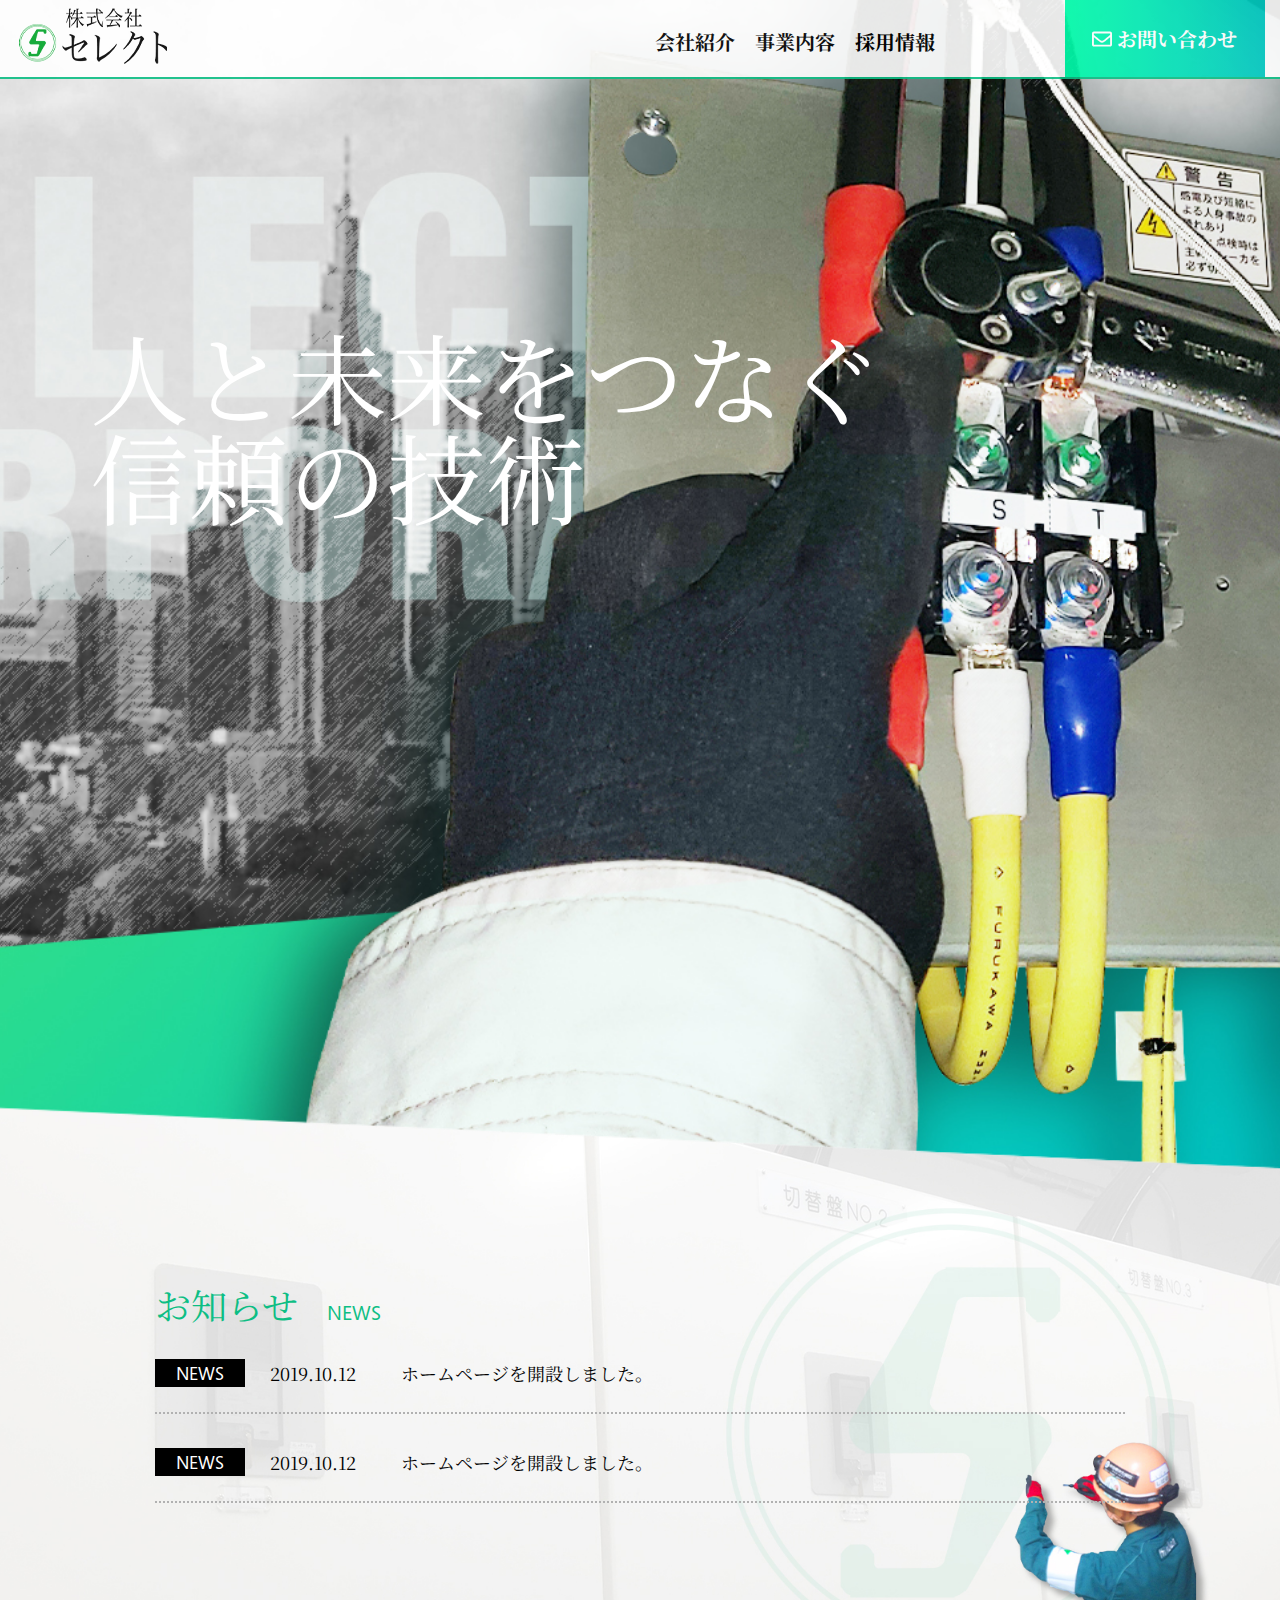
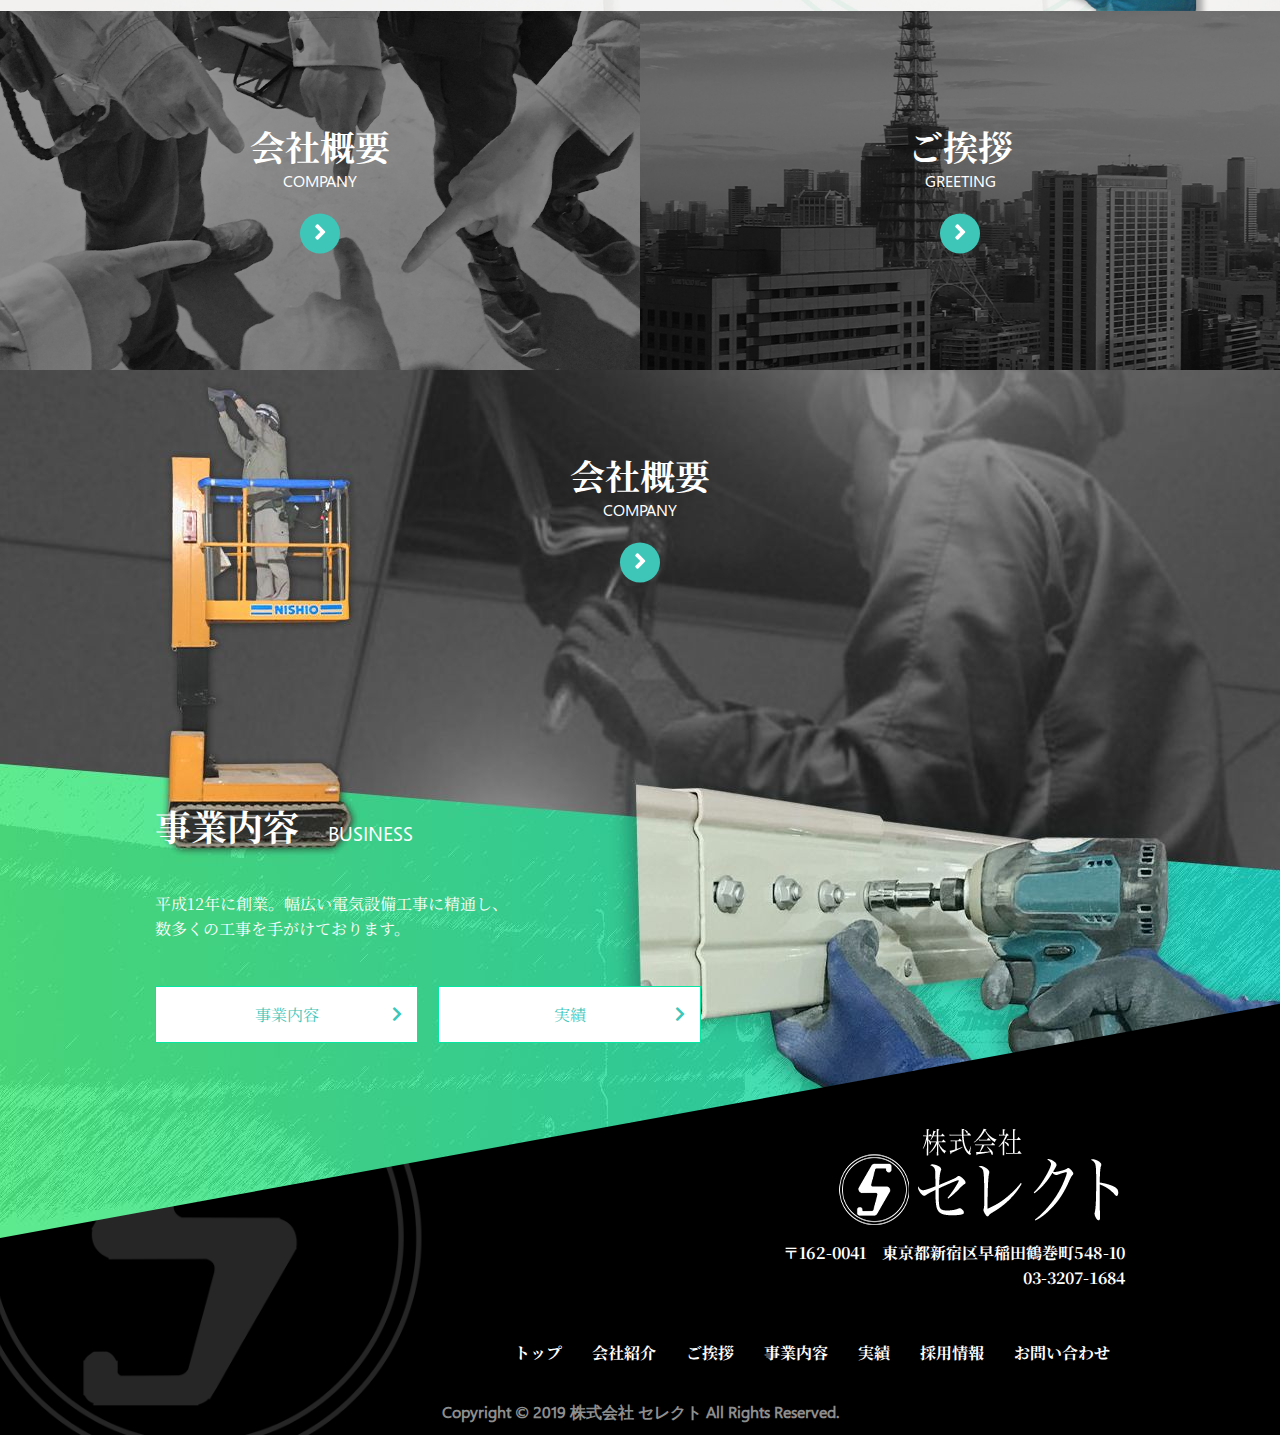
<file: index.html>
<!doctype html>
<html lang="en">
  <head>
    <!-- Required meta tags -->
    <meta charset="utf-8">
    <meta name="viewport" content="width=device-width, initial-scale=1, shrink-to-fit=no">

    <!-- FONTS -->
    <link href="https://fonts.googleapis.com/css?family=Noto+Serif+JP:400,600&display=swap" rel="stylesheet">
    <link href="https://fonts.googleapis.com/css?family=Open+Sans&display=swap" rel="stylesheet">

    <!-- CSS -->
    <link rel="stylesheet" href="css/bootstrap.min.css">
    <link rel="stylesheet" href="css/all.min.css">
    <link rel="stylesheet" href="css/reset.css">
    <link rel="stylesheet" href="css/general.css">
    <link rel="stylesheet" href="css/front-top.css">

    <title>Home Page Select !</title>
  </head>
  <body>
    <div class="wrapper-select-pages front-top-page">
      <header>
        <div class="header-content">
          <div class="container">
            <div class="row">
              <div class="col-md-2 col-xs-12">
                <a href="index.html">
                  <img src="./images/logo.png" alt="logo select">
                </a>
                <span class="open"><i class="fas fa-bars"></i></span>
                <span class="close hidden"><i class="far fa-window-close"></i></span>
              </div>
              <div class="col-md-7  col-xs-12 wraper-menu-main">
                <ul class=menu-main>
                  <li><a href="business-select.html" class="font-xl">会社紹介</a></li>
                  <li><a href="company-select.html" class="font-xl">事業内容</a></li>
                  <li><a href="recruit-select.html" class="font-xl">採用情報</a></li>
                </ul>
                <a href="#" class="btn-newletter"><i class="far fa-envelope"></i>お問い合わせ</a>
              </div>
              <div class="col-md-3">
                <div class="newletter bg-gradient-green">
                  <i class="far fa-envelope font-xl"></i>
                  <a href="#" class="font-xl">お問い合わせ</a>
                </div>
              </div>
            </div>
          </div>
        </div>
      </header>
      <section class="featured bg-cover">
        <div class="container fix-big-label">
          <div class="row">
            <div class="col-md-12">
              <h1>人と未来をつなぐ <br> 信頼の技術</h1>
            </div>
          </div>
        </div>
      </section>
      <section class="news bg-cover">
        <div class="container container-fix fix-content">
          <div class="row">
            <div class="col-md-12">
              <h2>お知らせ <span class="font-sans">NEWS</span></h2>
              <ul>
                <li class="font-sm"><span>2019.10.12</span><a href="#"> ホームページを開設しました。</a></li>
                <li class="font-sm"><span>2019.10.12</span><a href="#"> ホームページを開設しました。</a></li>
              </ul>
            </div>
          </div>
        </div>
      </section>
      <section class="services">
        <div class="container-fluid">
          <div class="row">
            <div class="col-md-6 item-ser">
              <img src="images/img-1.jpg" alt="img-1">
              <div class="content-sub">
                <h4>会社概要</h4>
                <p class="font-sans">COMPANY</p>
                <a href="#" class="btn-sub"><i class="fas fa-angle-right"></i></a>
              </div>
            </div>
            <div class="col-md-6 item-ser">
              <img src="images/img-2.jpg" alt="img-2">
              <div class="content-sub">
                <h4>ご挨拶</h4>
                <p class="font-sans">GREETING</p>
                <a href="#" class="btn-sub"><i class="fas fa-angle-right"></i></a>
              </div>
            </div>
          </div>
        </div>
      </section>
      <section class="recruit">
        <div class="bg-r"></div>
        <div class="container container-fix">
          <div class="row">
            <div class="col-md-12 head-recruit">
              <div class="content-sub">
                <h4>会社概要</h4>
                <p class="font-sans">COMPANY</p>
                <a href="#" class="btn-sub"><i class="fas fa-angle-right"></i></a>
              </div>
            </div>
          </div>
        </div>
        <div class="container container-fix">
          <div class="row">
            <div class="col-md-12 bussiness">
              <h2>事業内容 <span class="font-sans">BUSINESS</span></h2>
              <p>平成12年に創業。幅広い電気設備工事に精通し、<br>数多くの工事を手がけております。</p>
            </div>
            <div class="col-md-12">
              <ul>
                <li><a href="#" class="btn-custom">事業内容</a></li>
                <li><a href="#" class="btn-custom">実績</a></li>
              </ul>
            </div>
          </div>
        </div>
      </section>
      <footer class="bg-cover">
        <div class="container container-fix">
          <div class="row">
            <div class="col-md-12">
              <div class="logo-footer">
                <a href="#"><img src="images/logo-f.png" alt="logo"></a>
              </div>
              <p>〒162-0041　東京都新宿区早稲田鶴巻町548-10</p>
              <p>03-3207-1684</p>
            </div>
            <div class="col-md-12">
              <ul>
                <li><a href="index.html">トップ</a></li>
                <li><a href="business-select.html">会社紹介</a></li>
                <li><a href="greeting-select.html">ご挨拶</a></li>
                <li><a href="company-select.html">事業内容</a></li>
                <li><a href="result-select.html">実績</a></li>
                <li><a href="recruit-select.html">採用情報</a></li>
                <li><a href="contact-select.html">お問い合わせ</a></li>
              </ul>
            </div>
          </div>
        </div>
        <p class="cpr font-sans">Copyright © 2019 株式会社 セレクト All Rights Reserved.</p>
      </footer>
    </div>

    <!-- jQuery first, then font-awesome.js, then Bootstrap JS, then Custom JS -->
    <script src="js/jquery-2.2.3.min.js"></script>
    <script src="js/all.min.js"></script>
    <script src="js/bootstrap.min.js"></script>
    <script src="js/custom.js"></script>
  </body>
</html>
</file>
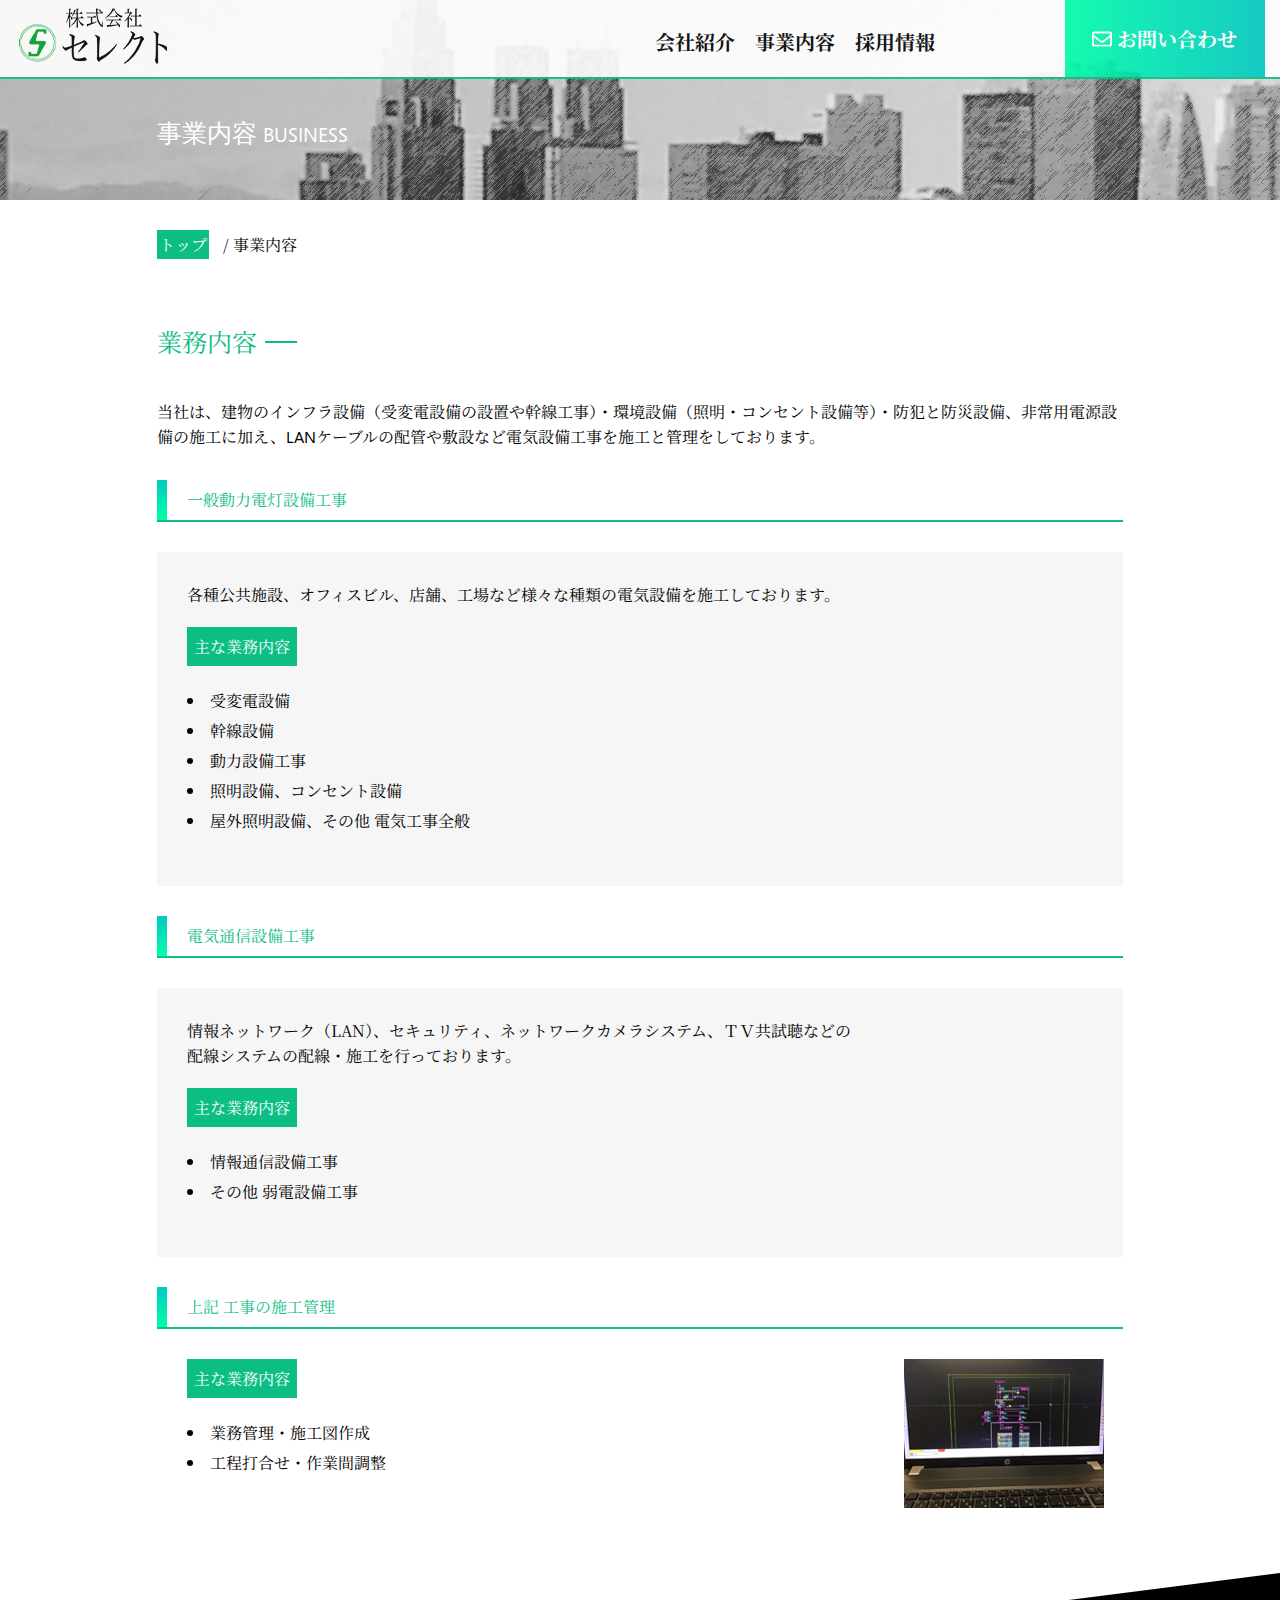
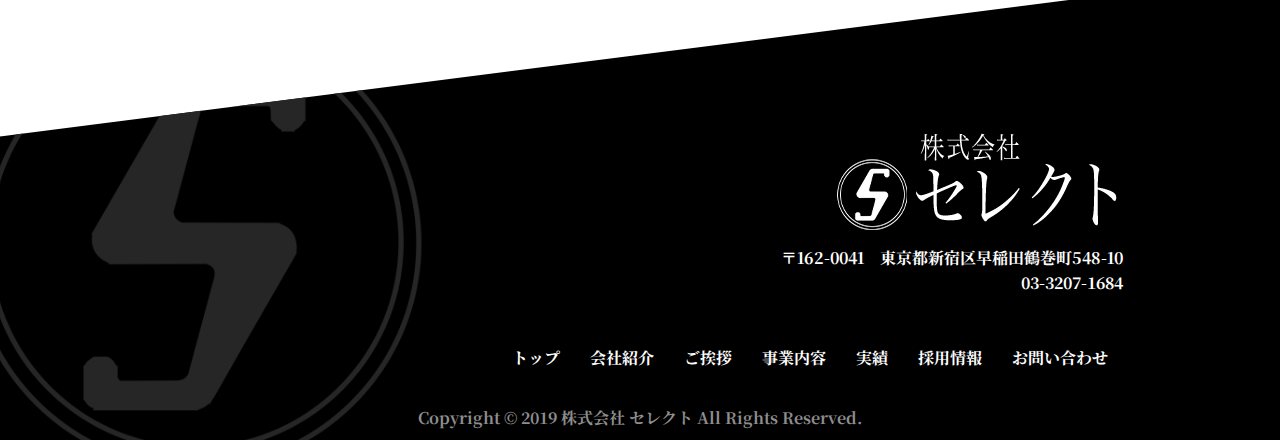
<file: business-select.html>
<!doctype html>
<html lang="en">
  <head>
    <!-- Required meta tags -->
    <meta charset="utf-8">
    <meta name="viewport" content="width=device-width, initial-scale=1, shrink-to-fit=no">

    <!-- FONTS -->
    <link href="https://fonts.googleapis.com/css?family=Noto+Serif+JP:400,600&display=swap" rel="stylesheet">
    <link href="https://fonts.googleapis.com/css?family=Open+Sans&display=swap" rel="stylesheet">

    <!-- CSS -->
    <link rel="stylesheet" href="css/bootstrap.min.css">
    <link rel="stylesheet" href="css/all.min.css">
    <link rel="stylesheet" href="css/reset.css">
    <link rel="stylesheet" href="css/general.css">
    <link rel="stylesheet" href="css/front-top.css">

    <title>Bussiness Select !</title>
  </head>
  <body>
    <div class="wrapper-select-pages contact-bussiness-page-wrapper">
      <header>
        <div class="header-content">
          <div class="container">
            <div class="row">
              <div class="col-md-2 col-xs-12">
                <a href="index.html">
                  <img src="./images/logo.png" alt="logo select">
                </a>
                <span class="open"><i class="fas fa-bars"></i></span>
                <span class="close hidden"><i class="far fa-window-close"></i></span>
              </div>
              <div class="col-md-7  col-xs-12 wraper-menu-main">
                <ul class=menu-main>
                  <li><a href="business-select.html" class="font-xl">会社紹介</a></li>
                  <li><a href="company-select.html" class="font-xl">事業内容</a></li>
                  <li><a href="recruit-select.html" class="font-xl">採用情報</a></li>
                </ul>
                <a href="#" class="btn-newletter"><i class="far fa-envelope"></i>お問い合わせ</a>
              </div>
              <div class="col-md-3">
                <div class="newletter bg-gradient-green">
                  <i class="far fa-envelope font-xl"></i>
                  <a href="#" class="font-xl">お問い合わせ</a>
                </div>
              </div>
            </div>
          </div>
        </div>
        <div class="header-bottom">
          <div class="container container-sub-fix">
            <div class="row">
              <div class="col-md-12">
                <h2 class="title font-sans">事業内容 <span>business</span></h2>
              </div>
            </div>
          </div>
        </div>
      </header>
      <main class="content-wrapper">
        <div class="container container-sub-fix">
          <div class="row">
            <div class="col-md-12 breadcrums">
              <ul>
                <li><span class="breadcrum">トップ</span> / <span>事業内容</span></li>
              </ul>
            </div>
            <div class="col-md-12 title-page">
              <h3><span class="label-sm">業務内容</span></h3>
            </div>
          </div>
          <div class="row content-contact">
            <div class="col-md-12 spacing">
              <p>当社は、建物のインフラ設備（受変電設備の設置や幹線工事）・環境設備（照明・コンセント設備等）・防犯と防災設備、非常用電源設備の施工に加え、<span class="font-sans">LAN</span>ケーブルの配管や敷設など電気設備工事を施工と管理をしております。</p>
            </div>
            <div class="col-md-12 spacing">
              <h3 class="panel-a">一般動力電灯設備工事</h3>
            </div>
            <div class="col-md-12 spacing">
              <div class="wrapper-gray">
                <p>各種公共施設、オフィスビル、店舗、工場など様々な種類の電気設備を施工しております。</p>
                <div><a href="#" class="btn-green">主な業務内容</a></div>
                <ul>
                  <li>受変電設備</li>
                  <li>幹線設備</li>
                  <li>動力設備工事</li>
                  <li>照明設備、コンセント設備</li>
                  <li>屋外照明設備、その他 電気工事全般</li>
                </ul>
              </div>
            </div>
            <div class="col-md-12 spacing">
              <h3 class="panel-a">電気通信設備工事</h3>
            </div>
            <div class="col-md-12 spacing">
              <div class="wrapper-gray">
                <p>情報ネットワーク（LAN）、セキュリティ、ネットワークカメラシステム、ＴＶ共試聴などの <br>配線システムの配線・施工を行っております。</p>
                <div><a href="#" class="btn-green">主な業務内容</a></div>
                <ul>
                  <li>情報通信設備工事</li>
                  <li>その他 弱電設備工事</li>
                </ul>
              </div>
            </div>
            <div class="col-md-12 spacing">
              <h3 class="panel-a">上記 工事の施工管理</h3>
            </div>
            <div class="col-md-9 spacing">
              <div class="wrapper-gray clear-bg">
                <div style=""><a href="#" class="btn-green">主な業務内容</a></div>
                <ul>
                  <li>業務管理・施工図作成</li>
                  <li>工程打合せ・作業間調整</li>
                </ul>
              </div>
            </div>
            <div class="col-md-3">
              <img style="padding-top: 15px;" src="images/left-img.jpg" alt="">
            </div>
          </div>
        </div>
      </main>
      <footer class="bg-cover has-clip">
        <div class="container container-sub-fix">
          <div class="row">
            <div class="col-md-12">
              <div class="logo-footer">
                <a href="#"><img src="images/logo-f.png" alt="logo"></a>
              </div>
              <p>〒162-0041　東京都新宿区早稲田鶴巻町548-10</p>
              <p>03-3207-1684</p>
            </div>
            <div class="col-md-12">
              <ul>
                <li><a href="index.html">トップ</a></li>
                  <li><a href="business-select.html">会社紹介</a></li>
                  <li><a href="greeting-select.html">ご挨拶</a></li>
                  <li><a href="company-select.html">事業内容</a></li>
                  <li><a href="result-select.html">実績</a></li>
                  <li><a href="recruit-select.html">採用情報</a></li>
                  <li><a href="contact-select.html">お問い合わせ</a></li>
              </ul>
            </div>
          </div>
        </div>
        <p class="cpr">Copyright © 2019 株式会社 セレクト All Rights Reserved.</p>
      </footer>
    </div>

    <!-- jQuery first, then font-awesome.js, then Bootstrap JS, then Custom JS -->
    <script src="js/jquery-2.2.3.min.js"></script>
    <script src="js/all.min.js"></script>
    <script src="js/bootstrap.min.js"></script>
    <script src="js/custom.js"></script>
  </body>
</html>
</file>
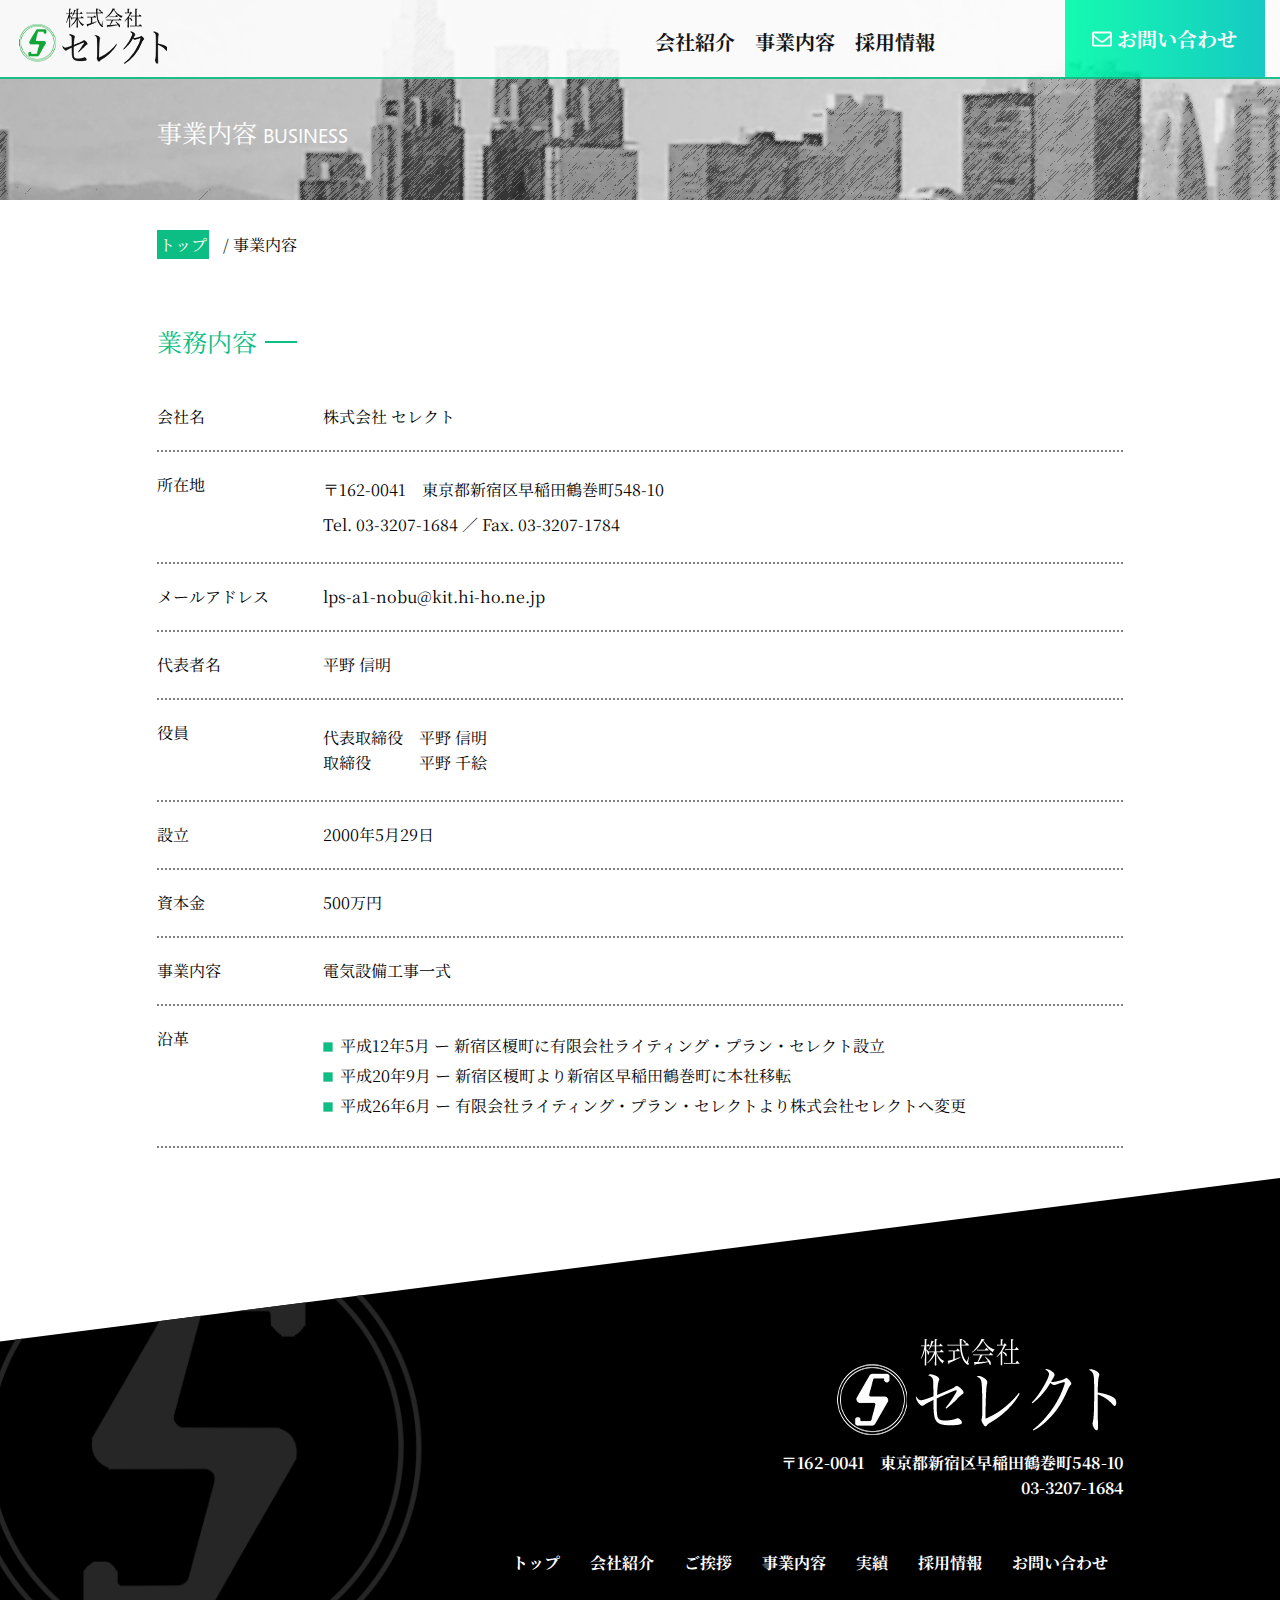
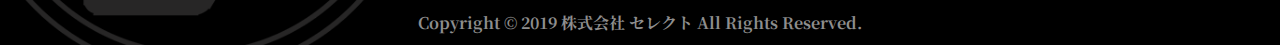
<file: company-select.html>
<!doctype html>
<html lang="en">
  <head>
    <!-- Required meta tags -->
    <meta charset="utf-8">
    <meta name="viewport" content="width=device-width, initial-scale=1, shrink-to-fit=no">

    <!-- FONTS -->
    <link href="https://fonts.googleapis.com/css?family=Noto+Serif+JP:400,600&display=swap" rel="stylesheet">
    <link href="https://fonts.googleapis.com/css?family=Open+Sans&display=swap" rel="stylesheet">

    <!-- CSS -->
    <link rel="stylesheet" href="css/bootstrap.min.css">
    <link rel="stylesheet" href="css/all.min.css">
    <link rel="stylesheet" href="css/reset.css">
    <link rel="stylesheet" href="css/general.css">
    <link rel="stylesheet" href="css/front-top.css">

    <title>Company Select !</title>
  </head>
  <body>
    <div class="wrapper-select-pages contact-page-wrapper">
      <header>
        <div class="header-content">
          <div class="container">
            <div class="row">
              <div class="col-md-2 col-xs-12">
                <a href="index.html">
                  <img src="./images/logo.png" alt="logo select">
                </a>
                <span class="open"><i class="fas fa-bars"></i></span>
                <span class="close hidden"><i class="far fa-window-close"></i></span>
              </div>
              <div class="col-md-7  col-xs-12 wraper-menu-main">
                <ul class=menu-main>
                  <li><a href="business-select.html" class="font-xl">会社紹介</a></li>
                  <li><a href="company-select.html" class="font-xl">事業内容</a></li>
                  <li><a href="recruit-select.html" class="font-xl">採用情報</a></li>
                </ul>
                <a href="#" class="btn-newletter"><i class="far fa-envelope"></i>お問い合わせ</a>
              </div>
              <div class="col-md-3">
                <div class="newletter bg-gradient-green">
                  <i class="far fa-envelope font-xl"></i>
                  <a href="#" class="font-xl">お問い合わせ</a>
                </div>
              </div>
            </div>
          </div>
        </div>
        <div class="header-bottom">
          <div class="container container-sub-fix">
            <div class="row">
              <div class="col-md-12">
                <h2 class="title">事業内容 <span class="font-sans">business</span></h2>
              </div>
            </div>
          </div>
        </div>
      </header>
      <main class="content-wrapper">
        <div class="container container-sub-fix">
          <div class="row">
            <div class="col-md-12 breadcrums">
              <ul>
                <li><span class="breadcrum">トップ</span> / <span>事業内容</span></li>
              </ul>
            </div>
            <div class="col-md-12 title-page">
              <h3><span class="label-sm">業務内容</span></h3>
            </div>
          </div>
          <div class="row content-contact">
            <div class="col-md-12">
              <div class="item">
                <div class="row">
                  <div class="col-md-2">
                    会社名
                  </div>
                  <div class="col-md-10">
                    株式会社 セレクト
                  </div>
                </div>
              </div>
            </div>
            <div class="col-md-12">
              <div class="item">
                <div class="row">
                  <div class="col-md-2">
                    所在地
                  </div>
                  <div class="col-md-10">
                    <p class="mg10">〒162-0041　東京都新宿区早稲田鶴巻町548-10</p>
                    <p>Tel. 03-3207-1684 ／ Fax. 03-3207-1784</p>
                  </div>
                </div>
              </div>
            </div>
            <div class="col-md-12">
              <div class="item">
                <div class="row">
                  <div class="col-md-2">
                    メールアドレス
                  </div>
                  <div class="col-md-10">
                    lps-a1-nobu@kit.hi-ho.ne.jp
                  </div>
                </div>
              </div>
            </div>
            <div class="col-md-12">
              <div class="item">
                <div class="row">
                  <div class="col-md-2">
                    代表者名
                  </div>
                  <div class="col-md-10">
                    平野 信明
                  </div>
                </div>
              </div>
            </div>
            <div class="col-md-12">
              <div class="item">
                <div class="row">
                  <div class="col-md-2">
                    役員
                  </div>
                  <div class="col-md-10">
                    <p>代表取締役　平野 信明</p>
                    <p>取締役　　　平野 千絵</p>
                  </div>
                </div>
              </div>
            </div>
            <div class="col-md-12">
              <div class="item">
                <div class="row">
                  <div class="col-md-2">
                    設立
                  </div>
                  <div class="col-md-10">
                    2000年5月29日
                  </div>
                </div>
              </div>
            </div>
            <div class="col-md-12">
              <div class="item">
                <div class="row">
                  <div class="col-md-2">
                    資本金
                  </div>
                  <div class="col-md-10">
                    500万円
                  </div>
                </div>
              </div>
            </div>
            <div class="col-md-12">
              <div class="item">
                <div class="row">
                  <div class="col-md-2">
                    事業内容
                  </div>
                  <div class="col-md-10">
                    電気設備工事一式
                  </div>
                </div>
              </div>
            </div>
            <div class="col-md-12">
              <div class="item">
                <div class="row">
                  <div class="col-md-2">
                    沿革
                  </div>
                  <div class="col-md-10">
                    <ul class="history">
                      <li>平成12年5月 ー 新宿区榎町に有限会社ライティング・プラン・セレクト設立</li>
                      <li>平成20年9月 ー 新宿区榎町より新宿区早稲田鶴巻町に本社移転</li>
                      <li>平成26年6月 ー 有限会社ライティング・プラン・セレクトより株式会社セレクトへ変更</li>
                    </ul>
                  </div>
                </div>
              </div>
            </div>
          </div>
        </div>
      </main>
      <footer class="bg-cover has-clip">
        <div class="container container-sub-fix">
          <div class="row">
            <div class="col-md-12">
              <div class="logo-footer">
                <a href="#"><img src="images/logo-f.png" alt="logo"></a>
              </div>
              <p>〒162-0041　東京都新宿区早稲田鶴巻町548-10</p>
              <p>03-3207-1684</p>
            </div>
            <div class="col-md-12">
              <ul>
                <li><a href="index.html">トップ</a></li>
                <li><a href="business-select.html">会社紹介</a></li>
                <li><a href="greeting-select.html">ご挨拶</a></li>
                <li><a href="company-select.html">事業内容</a></li>
                <li><a href="result-select.html">実績</a></li>
                <li><a href="recruit-select.html">採用情報</a></li>
                <li><a href="contact-select.html">お問い合わせ</a></li>
              </ul>
            </div>
          </div>
        </div>
        <p class="cpr">Copyright © 2019 株式会社 セレクト All Rights Reserved.</p>
      </footer>
    </div>

    <!-- jQuery first, then font-awesome.js, then Bootstrap JS, then Custom JS -->
    <script src="js/jquery-2.2.3.min.js"></script>
    <script src="js/all.min.js"></script>
    <script src="js/bootstrap.min.js"></script>
    <script src="js/custom.js"></script>
  </body>
</html>
</file>
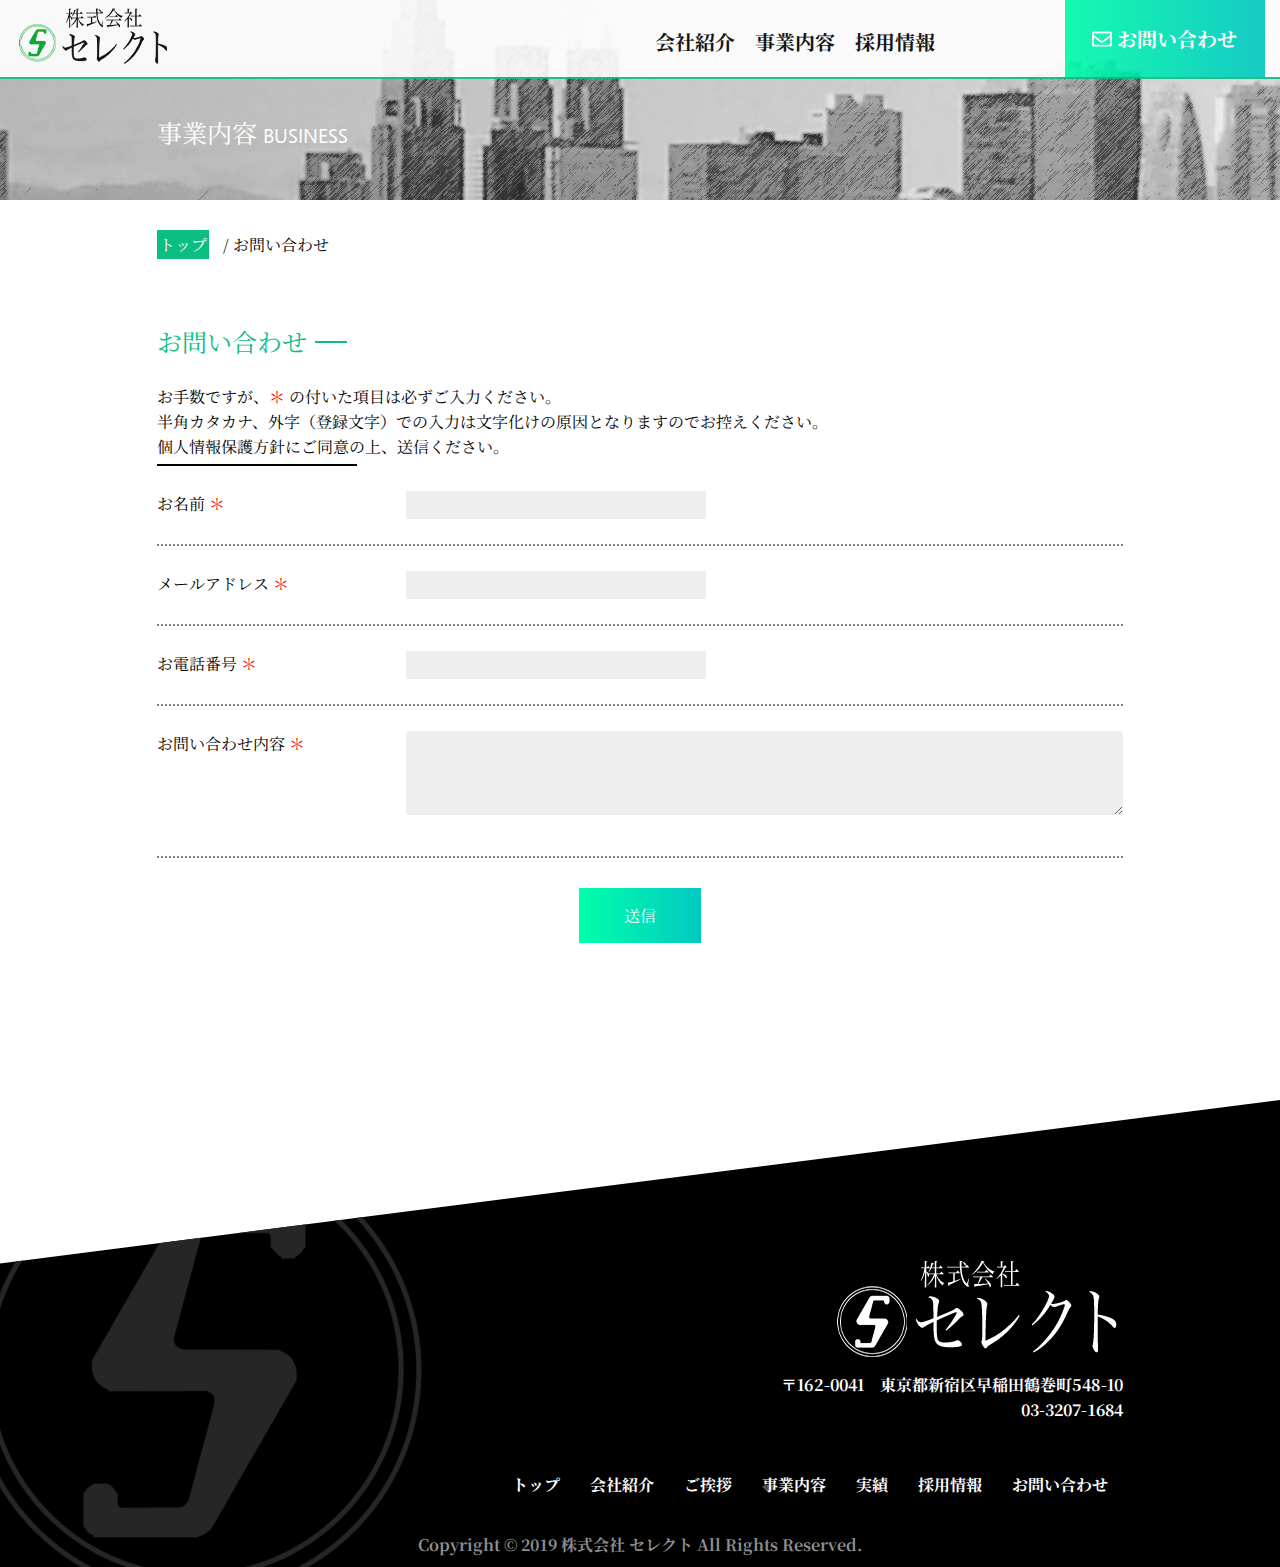
<file: contact-select.html>
<!doctype html>
<html lang="en">
  <head>
    <!-- Required meta tags -->
    <meta charset="utf-8">
    <meta name="viewport" content="width=device-width, initial-scale=1, shrink-to-fit=no">

    <!-- FONTS -->
    <link href="https://fonts.googleapis.com/css?family=Noto+Serif+JP:400,600&display=swap" rel="stylesheet">
    <link href="https://fonts.googleapis.com/css?family=Open+Sans&display=swap" rel="stylesheet">

    <!-- CSS -->
    <link rel="stylesheet" href="css/bootstrap.min.css">
    <link rel="stylesheet" href="css/all.min.css">
    <link rel="stylesheet" href="css/reset.css">
    <link rel="stylesheet" href="css/general.css">
    <link rel="stylesheet" href="css/front-top.css">

    <title>Contact Select !</title>
  </head>
  <body>
    <div class="wrapper-select-pages contact-select-page-wrapper">
      <header>
        <div class="header-content">
          <div class="container">
            <div class="row">
              <div class="col-md-2 col-xs-12">
                <a href="index.html">
                  <img src="./images/logo.png" alt="logo select">
                </a>
                <span class="open"><i class="fas fa-bars"></i></span>
                <span class="close hidden"><i class="far fa-window-close"></i></span>
              </div>
              <div class="col-md-7  col-xs-12 wraper-menu-main">
                <ul class=menu-main>
                  <li><a href="business-select.html" class="font-xl">会社紹介</a></li>
                  <li><a href="company-select.html" class="font-xl">事業内容</a></li>
                  <li><a href="recruit-select.html" class="font-xl">採用情報</a></li>
                </ul>
                <a href="#" class="btn-newletter"><i class="far fa-envelope"></i>お問い合わせ</a>
              </div>
              <div class="col-md-3">
                <div class="newletter bg-gradient-green">
                  <i class="far fa-envelope font-xl"></i>
                  <a href="#" class="font-xl">お問い合わせ</a>
                </div>
              </div>
            </div>
          </div>
        </div>
        <div class="header-bottom">
          <div class="container container-sub-fix">
            <div class="row">
              <div class="col-md-12">
                <h2 class="title">事業内容 <span class="font-sans">business</span></h2>
              </div>
            </div>
          </div>
        </div>
      </header>
      <main class="content-wrapper">
        <div class="container container-sub-fix">
          <div class="row">
            <div class="col-md-12 breadcrums">
              <ul>
                <li><span class="breadcrum">トップ</span> / <span>お問い合わせ</span></li>
              </ul>
            </div>
            <div class="col-md-12 title-page">
              <h3><span class="label-sm">お問い合わせ</span></h3>
            </div>
          </div>
          <div class="row content-contact">
            <div class="col-md-12">
              <p>お手数ですが、<span class="red">＊</span> の付いた項目は必ずご入力ください。</p>
              <p>半角カタカナ、外字（登録文字）での入力は文字化けの原因となりますのでお控えください。</p>
              <p>個人情報保護方針にご同意の上、送信ください。</p>
              <span style="display: block; width: 200px; height: 2px; background: #000; margin-top: 5px;"></span>
            </div>
            <div class="col-md-12">
              <div class="item">
                <div class="row">
                  <div class="col-md-3">
                    <p>お名前 <span class="red">＊</span></p>
                  </div>
                  <div class="col-md-9">
                    <div>
                      <input type="text" class="input-custom">
                    </div>
                  </div>
                </div>
              </div>
            </div>
            <div class="col-md-12">
              <div class="item">
                <div class="row">
                  <div class="col-md-3">
                    <p>メールアドレス <span class="red">＊</span></p>
                  </div>
                  <div class="col-md-9">
                    <div>
                      <input type="text" class="input-custom">
                    </div>
                  </div>
                </div>
              </div>
            </div>
            <div class="col-md-12">
              <div class="item">
                <div class="row">
                  <div class="col-md-3">
                    <p>お電話番号 <span class="red">＊</span></p>
                  </div>
                  <div class="col-md-9">
                    <div>
                      <input type="text" class="input-custom">
                    </div>
                  </div>
                </div>
              </div>
            </div>
            <div class="col-md-12">
              <div class="item">
                <div class="row">
                  <div class="col-md-3">
                    <p>お問い合わせ内容 <span class="red">＊</span></p>
                  </div>
                  <div class="col-md-9">
                    <div class="form-group">
                      <textarea class="form-control" id="exampleFormControlTextarea1" rows="3"></textarea>
                    </div>
                  </div>
                </div>
              </div>
            </div>
            <div class="col-md-12">
              <div class="text-center submit">
                <a href="#" class="btn-custom-primary">送信</a>
              </div>
            </div>
          </div>
        </div>
      </main>
      <footer class="bg-cover has-clip">
        <div class="container container-sub-fix">
          <div class="row">
            <div class="col-md-12">
              <div class="logo-footer">
                <a href="#"><img src="images/logo-f.png" alt="logo"></a>
              </div>
              <p>〒162-0041　東京都新宿区早稲田鶴巻町548-10</p>
              <p>03-3207-1684</p>
            </div>
            <div class="col-md-12">
              <ul>
                <li><a href="index.html">トップ</a></li>
                  <li><a href="business-select.html">会社紹介</a></li>
                  <li><a href="greeting-select.html">ご挨拶</a></li>
                  <li><a href="company-select.html">事業内容</a></li>
                  <li><a href="result-select.html">実績</a></li>
                  <li><a href="recruit-select.html">採用情報</a></li>
                  <li><a href="contact-select.html">お問い合わせ</a></li>
              </ul>
            </div>
          </div>
        </div>
        <p class="cpr">Copyright © 2019 株式会社 セレクト All Rights Reserved.</p>
      </footer>
    </div>

    <!-- jQuery first, then font-awesome.js, then Bootstrap JS, then Custom JS -->
    <script src="js/jquery-2.2.3.min.js"></script>
    <script src="js/all.min.js"></script>
    <script src="js/bootstrap.min.js"></script>
    <script src="js/custom.js"></script>
  </body>
</html>
</file>
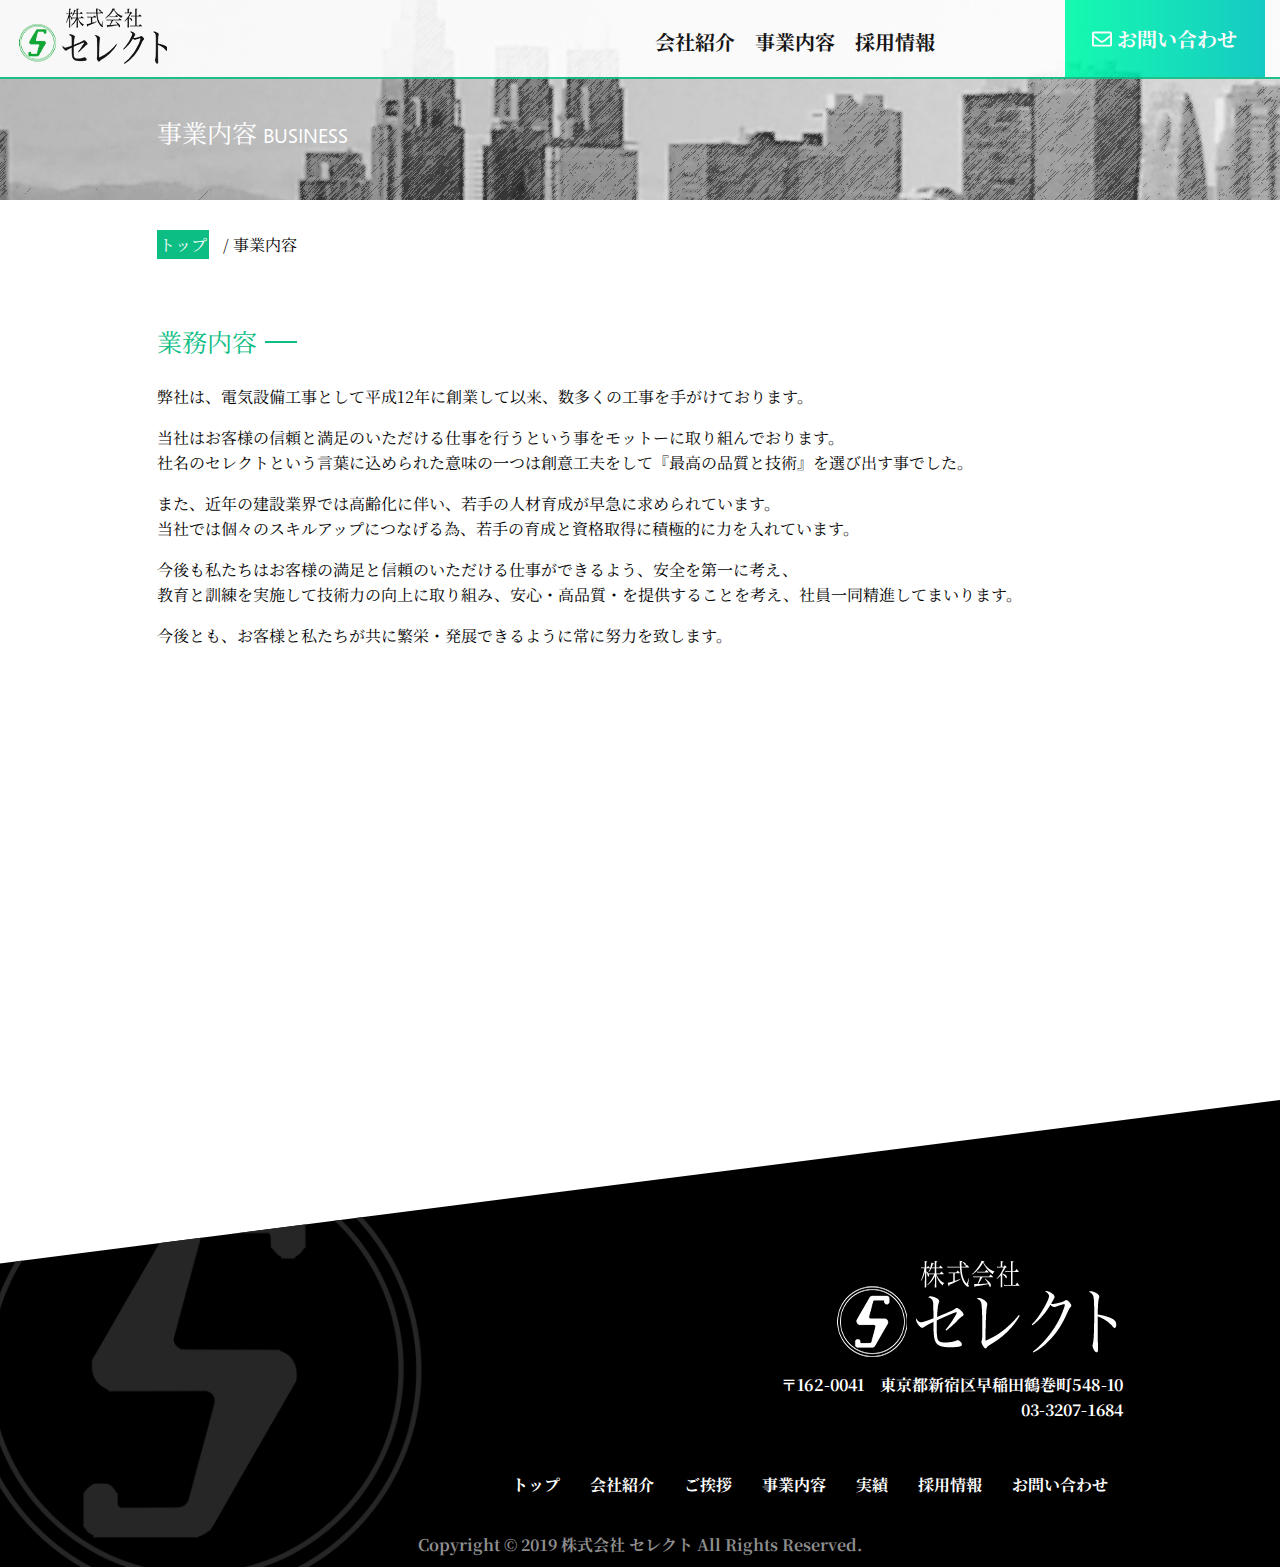
<file: greeting-select.html>
<!doctype html>
<html lang="en">
  <head>
    <!-- Required meta tags -->
    <meta charset="utf-8">
    <meta name="viewport" content="width=device-width, initial-scale=1, shrink-to-fit=no">

    <!-- FONTS -->
    <link href="https://fonts.googleapis.com/css?family=Noto+Serif+JP:400,600&display=swap" rel="stylesheet">
    <link href="https://fonts.googleapis.com/css?family=Open+Sans&display=swap" rel="stylesheet">

    <!-- CSS -->
    <link rel="stylesheet" href="css/bootstrap.min.css">
    <link rel="stylesheet" href="css/all.min.css">
    <link rel="stylesheet" href="css/reset.css">
    <link rel="stylesheet" href="css/general.css">
    <link rel="stylesheet" href="css/front-top.css">

    <title>Greeting Select !</title>
  </head>
  <body>
    <div class="wrapper-select-pages greeting-page-wrapper">
      <header>
        <div class="header-content">
          <div class="container">
            <div class="row">
              <div class="col-md-2 col-xs-12">
                <a href="index.html">
                  <img src="./images/logo.png" alt="logo select">
                </a>
                <span class="open"><i class="fas fa-bars"></i></span>
                <span class="close hidden"><i class="far fa-window-close"></i></span>
              </div>
              <div class="col-md-7  col-xs-12 wraper-menu-main">
                <ul class=menu-main>
                  <li><a href="business-select.html" class="font-xl">会社紹介</a></li>
                  <li><a href="company-select.html" class="font-xl">事業内容</a></li>
                  <li><a href="recruit-select.html" class="font-xl">採用情報</a></li>
                </ul>
                <a href="#" class="btn-newletter"><i class="far fa-envelope"></i>お問い合わせ</a>
              </div>
              <div class="col-md-3">
                <div class="newletter bg-gradient-green">
                  <i class="far fa-envelope font-xl"></i>
                  <a href="#" class="font-xl">お問い合わせ</a>
                </div>
              </div>
            </div>
          </div>
        </div>
        <div class="header-bottom">
          <div class="container container-sub-fix">
            <div class="row">
              <div class="col-md-12">
                <h2 class="title">事業内容 <span class="font-sans">business</span></h2>
              </div>
            </div>
          </div>
        </div>
      </header>
      <main class="content-wrapper">
        <div class="container container-sub-fix">
          <div class="row">
            <div class="col-md-12 breadcrums">
              <ul>
                <li><span class="breadcrum">トップ</span> / <span>事業内容</span></li>
              </ul>
            </div>
            <div class="col-md-12 title-page">
              <h3><span class="label-sm">業務内容</span></h3>
            </div>
          </div>
          <div class="row content-contact">
            <div class="col-md-12">
              <p>弊社は、電気設備工事として平成12年に創業して以来、数多くの工事を手がけております。</p>
              <br/>
              <p>当社はお客様の信頼と満足のいただける仕事を行うという事をモットーに取り組んでおります。</p>
              <p>社名のセレクトという言葉に込められた意味の一つは創意工夫をして『最高の品質と技術』を選び出す事でした。</p>
              <br/>
              <p>また、近年の建設業界では高齢化に伴い、若手の人材育成が早急に求められています。</p>
              <p>当社では個々のスキルアップにつなげる為、若手の育成と資格取得に積極的に力を入れています。</p>
              <br/>
              <p>今後も私たちはお客様の満足と信頼のいただける仕事ができるよう、安全を第一に考え、<br/>
              教育と訓練を実施して技術力の向上に取り組み、安心・高品質・を提供することを考え、社員一同精進してまいります。</p>
              <br/>
              <p>今後とも、お客様と私たちが共に繁栄・発展できるように常に努力を致します。</p>
            </div>
          </div>
        </div>
      </main>
      <footer class="bg-cover has-clip">
        <div class="container container-sub-fix">
          <div class="row">
            <div class="col-md-12">
              <div class="logo-footer">
                <a href="#"><img src="images/logo-f.png" alt="logo"></a>
              </div>
              <p>〒162-0041　東京都新宿区早稲田鶴巻町548-10</p>
              <p>03-3207-1684</p>
            </div>
            <div class="col-md-12">
              <ul>
                <li><a href="index.html">トップ</a></li>
                <li><a href="business-select.html">会社紹介</a></li>
                <li><a href="greeting-select.html">ご挨拶</a></li>
                <li><a href="company-select.html">事業内容</a></li>
                <li><a href="result-select.html">実績</a></li>
                <li><a href="recruit-select.html">採用情報</a></li>
                <li><a href="contact-select.html">お問い合わせ</a></li>
              </ul>
            </div>
          </div>
        </div>
        <p class="cpr">Copyright © 2019 株式会社 セレクト All Rights Reserved.</p>
      </footer>
    </div>

    <!-- jQuery first, then font-awesome.js, then Bootstrap JS, then Custom JS -->
    <script src="js/jquery-2.2.3.min.js"></script>
    <script src="js/all.min.js"></script>
    <script src="js/bootstrap.min.js"></script>
    <script src="js/custom.js"></script>
  </body>
</html>
</file>
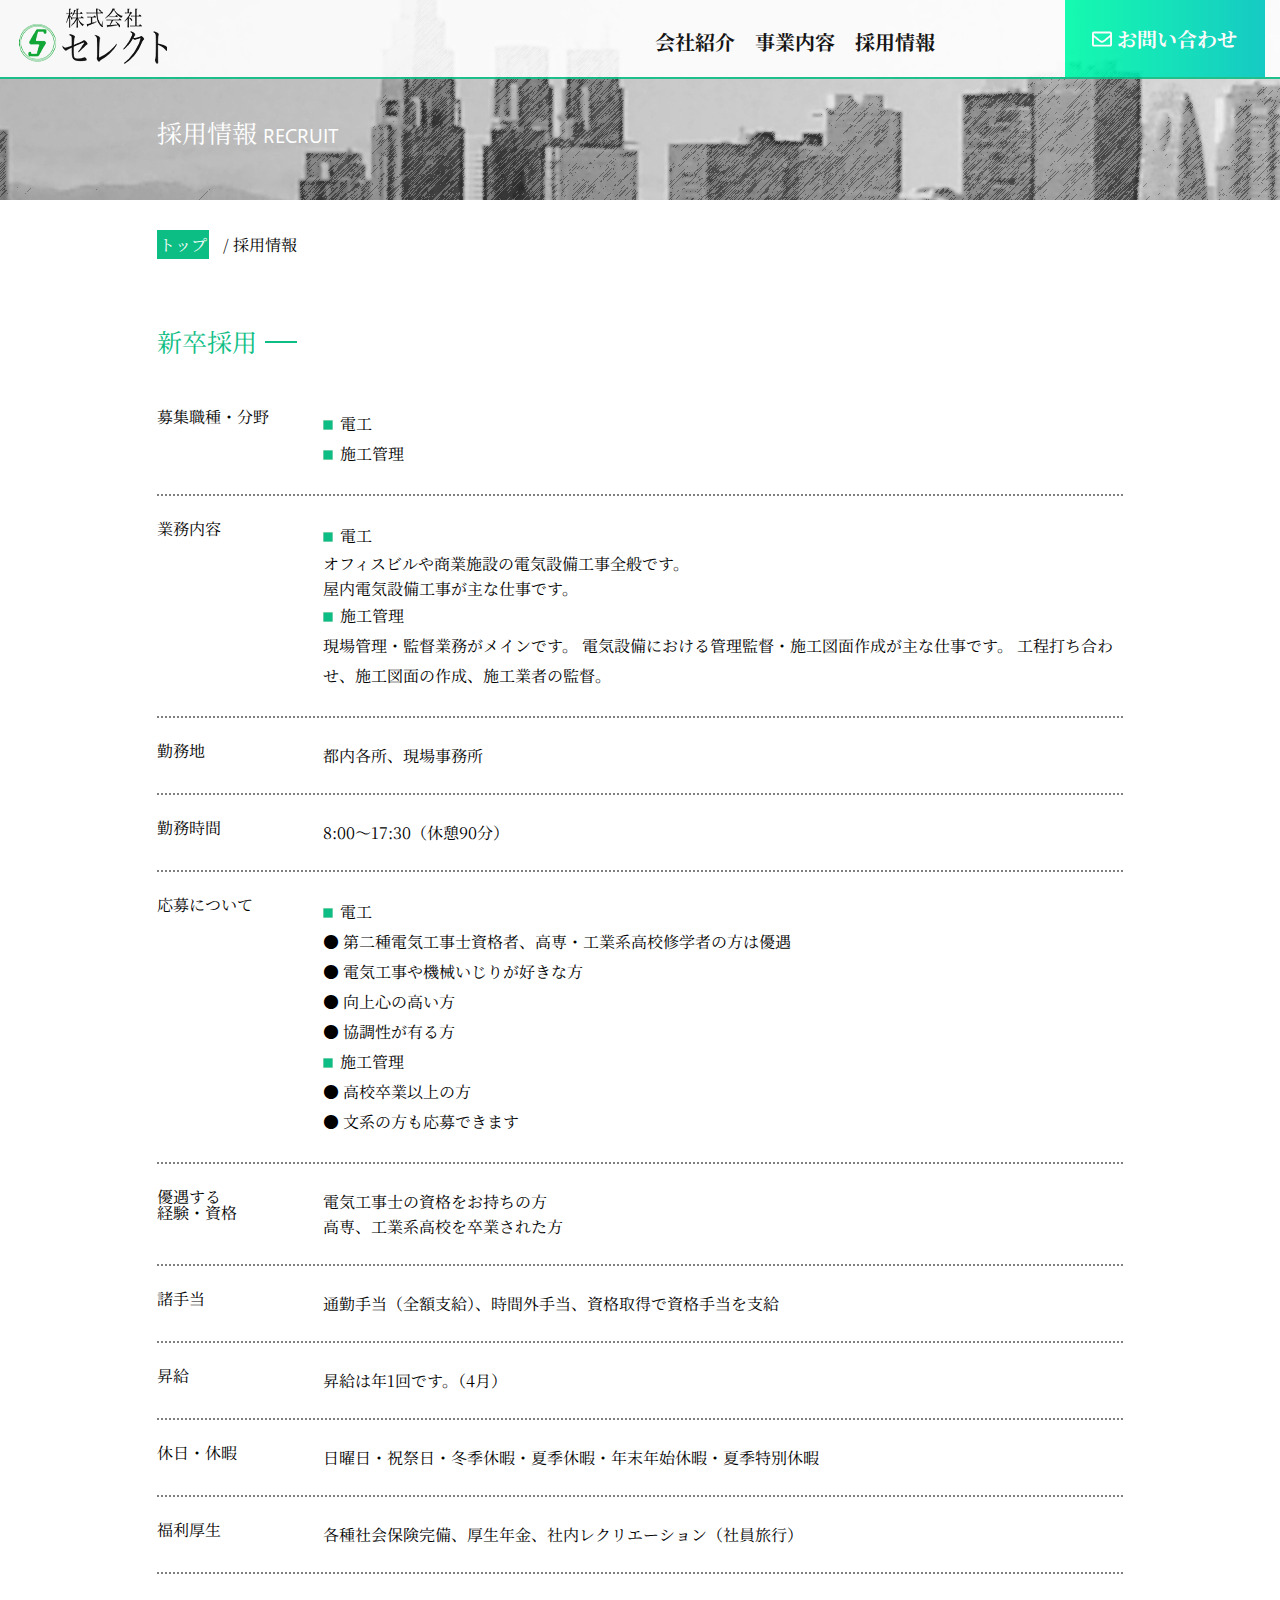
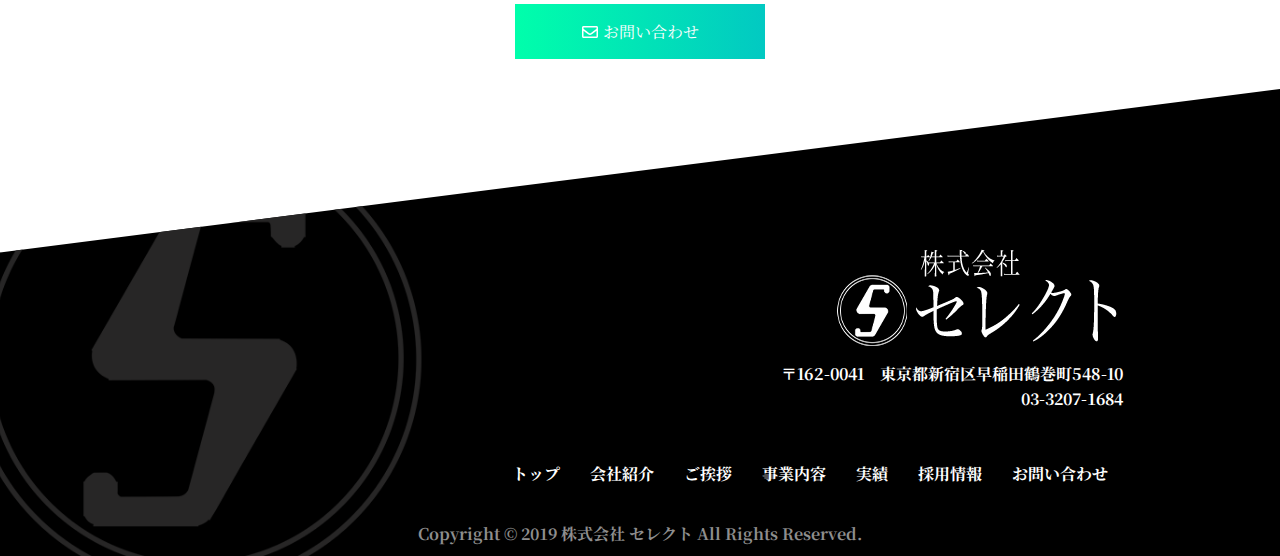
<file: recruit-select.html>
<!doctype html>
<html lang="en">
  <head>
    <!-- Required meta tags -->
    <meta charset="utf-8">
    <meta name="viewport" content="width=device-width, initial-scale=1, shrink-to-fit=no">

    <!-- FONTS -->
    <link href="https://fonts.googleapis.com/css?family=Noto+Serif+JP:400,600&display=swap" rel="stylesheet">
    <link href="https://fonts.googleapis.com/css?family=Open+Sans&display=swap" rel="stylesheet">

    <!-- CSS -->
    <link rel="stylesheet" href="css/bootstrap.min.css">
    <link rel="stylesheet" href="css/all.min.css">
    <link rel="stylesheet" href="css/reset.css">
    <link rel="stylesheet" href="css/general.css">
    <link rel="stylesheet" href="css/front-top.css">

    <title>Recruit Select !</title>
  </head>
  <body>
    <div class="wrapper-select-pages contact-page-wrapper recruit-page-wrapper">
      <header>
        <div class="header-content">
          <div class="container">
            <div class="row">
              <div class="col-md-2 col-xs-12">
                <a href="index.html">
                  <img src="./images/logo.png" alt="logo select">
                </a>
                <span class="open"><i class="fas fa-bars"></i></span>
                <span class="close hidden"><i class="far fa-window-close"></i></span>
              </div>
              <div class="col-md-7  col-xs-12 wraper-menu-main">
                <ul class=menu-main>
                  <li><a href="business-select.html" class="font-xl">会社紹介</a></li>
                  <li><a href="company-select.html" class="font-xl">事業内容</a></li>
                  <li><a href="recruit-select.html" class="font-xl">採用情報</a></li>
                </ul>
                <a href="#" class="btn-newletter"><i class="far fa-envelope"></i>お問い合わせ</a>
              </div>
              <div class="col-md-3">
                <div class="newletter bg-gradient-green">
                  <i class="far fa-envelope font-xl"></i>
                  <a href="#" class="font-xl">お問い合わせ</a>
                </div>
              </div>
            </div>
          </div>
        </div>
        <div class="header-bottom">
          <div class="container container-sub-fix">
            <div class="row">
              <div class="col-md-12">
                <h2 class="title">採用情報 <span class="font-sans">recruit</span></h2>
              </div>
            </div>
          </div>
        </div>
      </header>
      <main class="content-wrapper">
        <div class="container container-sub-fix">
          <div class="row">
            <div class="col-md-12 breadcrums">
              <ul>
                <li><span class="breadcrum">トップ</span> / <span>採用情報</span></li>
              </ul>
            </div>
            <div class="col-md-12 title-page">
              <h3><span class="label-sm">新卒採用</span></h3>
            </div>
          </div>
          <div class="row content-contact">
            <div class="col-md-12">
              <div class="item">
                <div class="row">
                  <div class="col-md-2">
                    募集職種・分野
                  </div>
                  <div class="col-md-10">
                    <ul class="history">
                      <li>電工</li>
                      <li>施工管理</li>
                    </ul>
                  </div>
                </div>
              </div>
            </div>
            <div class="col-md-12">
              <div class="item">
                <div class="row">
                  <div class="col-md-2">
                    業務内容
                  </div>
                  <div class="col-md-10">
                    <ul class="history">
                      <li>電工<br>
<p>オフィスビルや商業施設の電気設備工事全般です。<br>
屋内電気設備工事が主な仕事です。</p>
                      </li>
                      <li>施工管理<br>
現場管理・監督業務がメインです。
電気設備における管理監督・施工図面作成が主な仕事です。
工程打ち合わせ、施工図面の作成、施工業者の監督。
                      </li>
                    </ul>
                  </div>
                </div>
              </div>
            </div>
            <div class="col-md-12">
              <div class="item">
                <div class="row">
                  <div class="col-md-2">
                    勤務地
                  </div>
                  <div class="col-md-10">
                    <p>都内各所、現場事務所</p>
                  </div>
                </div>
              </div>
            </div>
            <div class="col-md-12">
              <div class="item">
                <div class="row">
                  <div class="col-md-2">
                    勤務時間
                  </div>
                  <div class="col-md-10">
                    <p>8:00～17:30（休憩90分）</p>
                  </div>
                </div>
              </div>
            </div>
            <div class="col-md-12">
              <div class="item">
                <div class="row">
                  <div class="col-md-2">
                    応募について
                  </div> 
                  <div class="col-md-10">
                    <ul class="history">
                      <li>電工<br>
                        ● 第二種電気工事士資格者、高専・工業系高校修学者の方は優遇<br>
                        ● 電気工事や機械いじりが好きな方<br>
                        ● 向上心の高い方<br>
                        ● 協調性が有る方<br>
                      </li>
                      <li>施工管理<br>
                        ● 高校卒業以上の方<br>
                        ● 文系の方も応募できます
                      </li>
                    </ul>
                  </div>
                </div>
              </div>
            </div>
            <div class="col-md-12">
              <div class="item">
                <div class="row">
                  <div class="col-md-2">
                    優遇する<br>
                    経験・資格
                  </div>
                  <div class="col-md-10">
                    <p>電気工事士の資格をお持ちの方</p>
                    <p>高専、工業系高校を卒業された方</p>
                  </div>
                </div>
              </div>
            </div>
            <div class="col-md-12">
              <div class="item">
                <div class="row">
                  <div class="col-md-2">
                    諸手当
                  </div>
                  <div class="col-md-10">
                    <p>通勤手当（全額支給）、時間外手当、資格取得で資格手当を支給</p>
                  </div>
                </div>
              </div>
            </div>
            <div class="col-md-12">
              <div class="item">
                <div class="row">
                  <div class="col-md-2">
                    昇給
                  </div>
                  <div class="col-md-10">
                    <p>昇給は年1回です。（4月）</p>
                  </div>
                </div>
              </div>
            </div>
            <div class="col-md-12">
              <div class="item">
                <div class="row">
                  <div class="col-md-2">
                    休日・休暇
                  </div>
                  <div class="col-md-10">
                    <p>日曜日・祝祭日・冬季休暇・夏季休暇・年末年始休暇・夏季特別休暇</p>
                  </div>
                </div>
              </div>
            </div>
            <div class="col-md-12">
              <div class="item">
                <div class="row">
                  <div class="col-md-2">
                    福利厚生
                  </div>
                  <div class="col-md-10">
                    <p>各種社会保険完備、厚生年金、社内レクリエーション（社員旅行）</p>
                  </div>
                </div>
              </div>
            </div>
            <div class="col-md-12 text-center submit">
              <a href="#" class="btn-custom-primary"><i class="far fa-envelope"></i><span>お問い合わせ</span></a>
            </div>
          </div>
        </div>
      </main>
      <footer class="bg-cover has-clip">
        <div class="container container-sub-fix">
          <div class="row">
            <div class="col-md-12">
              <div class="logo-footer">
                <a href="#"><img src="images/logo-f.png" alt="logo"></a>
              </div>
              <p>〒162-0041　東京都新宿区早稲田鶴巻町548-10</p>
              <p>03-3207-1684</p>
            </div>
            <div class="col-md-12">
              <ul>
                <li><a href="index.html">トップ</a></li>
                <li><a href="business-select.html">会社紹介</a></li>
                <li><a href="greeting-select.html">ご挨拶</a></li>
                <li><a href="company-select.html">事業内容</a></li>
                <li><a href="result-select.html">実績</a></li>
                <li><a href="recruit-select.html">採用情報</a></li>
                <li><a href="contact-select.html">お問い合わせ</a></li>
              </ul>
            </div>
          </div>
        </div>
        <p class="cpr">Copyright © 2019 株式会社 セレクト All Rights Reserved.</p>
      </footer>
    </div>

    <!-- jQuery first, then font-awesome.js, then Bootstrap JS, then Custom JS -->
    <script src="js/jquery-2.2.3.min.js"></script>
    <script src="js/all.min.js"></script>
    <script src="js/bootstrap.min.js"></script>
    <script src="js/custom.js"></script>
  </body>
</html>
</file>
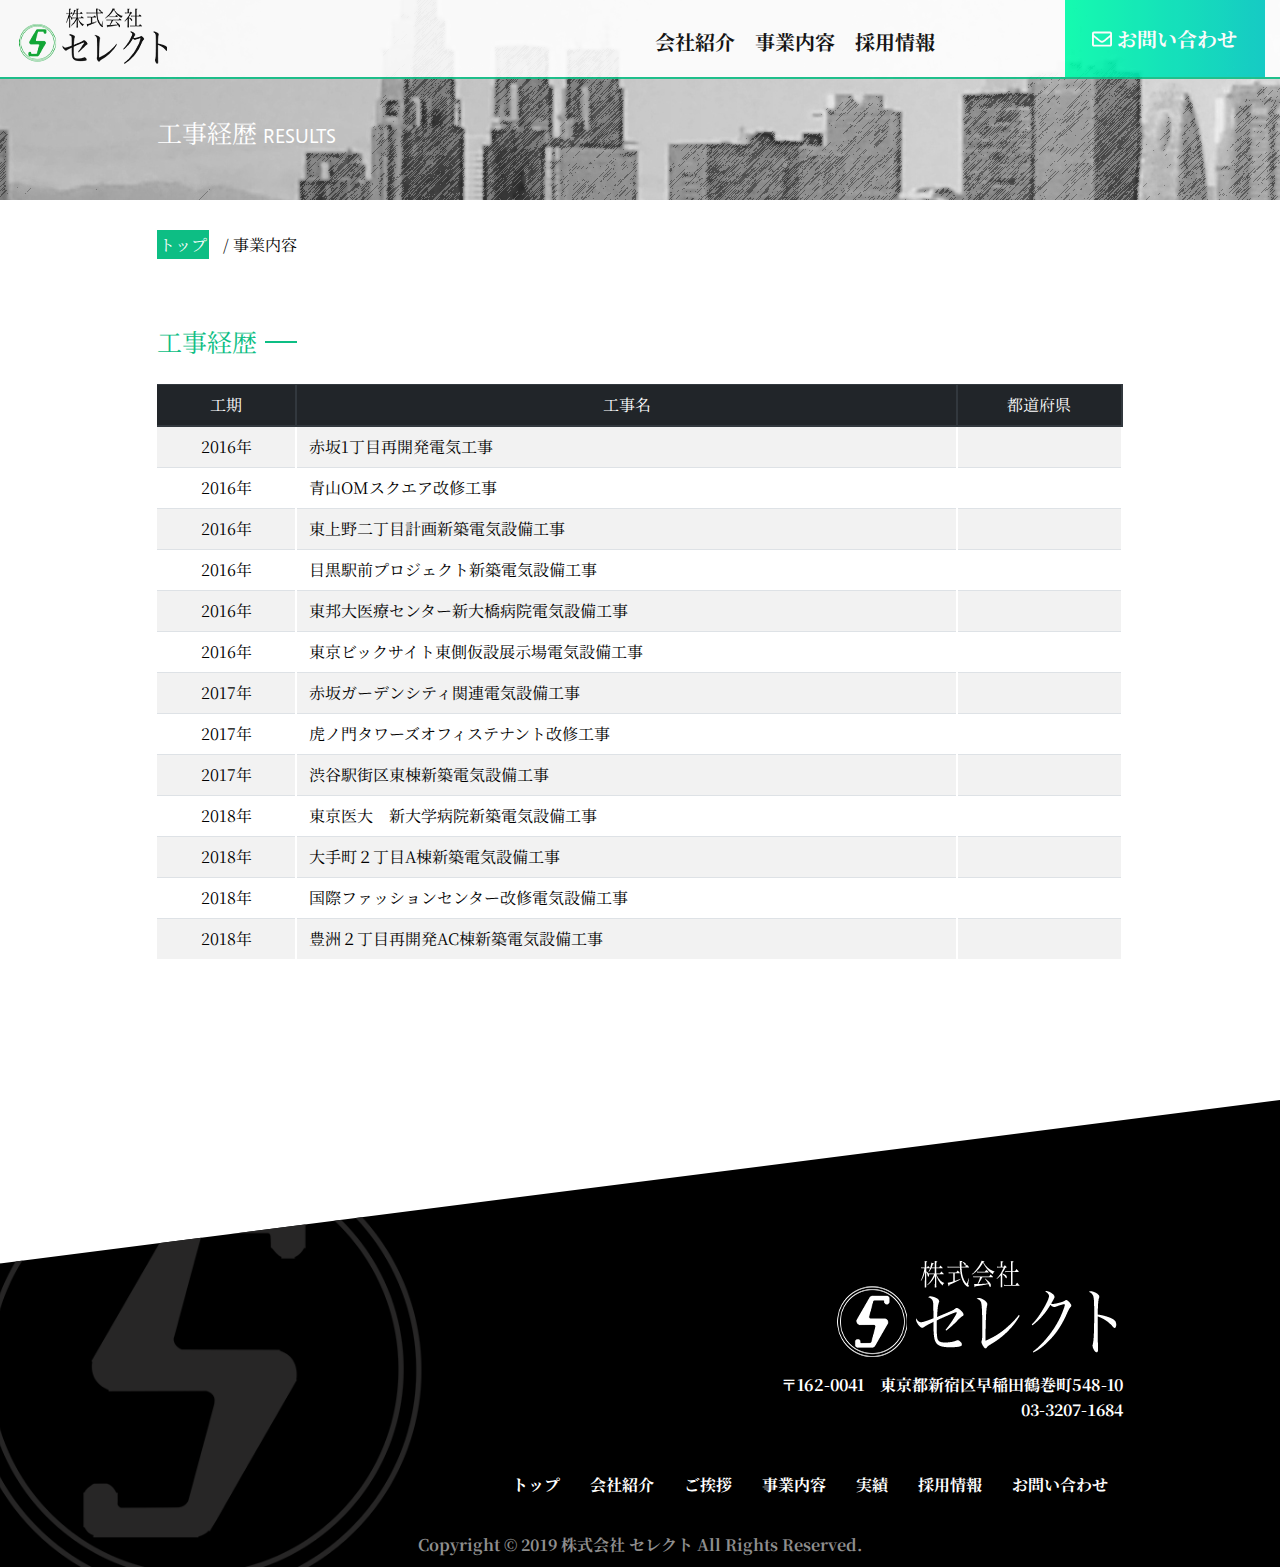
<file: result-select.html>
<!doctype html>
<html lang="en">
  <head>
    <!-- Required meta tags -->
    <meta charset="utf-8">
    <meta name="viewport" content="width=device-width, initial-scale=1, shrink-to-fit=no">

    <!-- FONTS -->
    <link href="https://fonts.googleapis.com/css?family=Noto+Serif+JP:400,600&display=swap" rel="stylesheet">
    <link href="https://fonts.googleapis.com/css?family=Open+Sans&display=swap" rel="stylesheet">

    <!-- CSS -->
    <link rel="stylesheet" href="css/bootstrap.min.css">
    <link rel="stylesheet" href="css/all.min.css">
    <link rel="stylesheet" href="css/reset.css">
    <link rel="stylesheet" href="css/general.css">
    <link rel="stylesheet" href="css/front-top.css">

    <title>Result Select !</title>
  </head>
  <body>
    <div class="wrapper-select-pages result-page-wrapper">
      <header>
        <div class="header-content">
          <div class="container">
            <div class="row">
              <div class="col-md-2 col-xs-12">
                <a href="index.html">
                  <img src="./images/logo.png" alt="logo select">
                </a>
                <span class="open"><i class="fas fa-bars"></i></span>
                <span class="close hidden"><i class="far fa-window-close"></i></span>
              </div>
              <div class="col-md-7  col-xs-12 wraper-menu-main">
                <ul class=menu-main>
                  <li><a href="business-select.html" class="font-xl">会社紹介</a></li>
                  <li><a href="company-select.html" class="font-xl">事業内容</a></li>
                  <li><a href="recruit-select.html" class="font-xl">採用情報</a></li>
                </ul>
                <a href="#" class="btn-newletter"><i class="far fa-envelope"></i>お問い合わせ</a>
              </div>
              <div class="col-md-3">
                <div class="newletter bg-gradient-green">
                  <i class="far fa-envelope font-xl"></i>
                  <a href="#" class="font-xl">お問い合わせ</a>
                </div>
              </div>
            </div>
          </div>
        </div>
        <div class="header-bottom">
          <div class="container container-sub-fix">
            <div class="row">
              <div class="col-md-12">
                <h2 class="title">工事経歴 <span class="font-sans">results</span></h2>
              </div>
            </div>
          </div>
        </div>
      </header>
      <main class="content-wrapper">
        <div class="container container-sub-fix">
          <div class="row">
            <div class="col-md-12 breadcrums">
              <ul>
                <li><span class="breadcrum">トップ</span> / <span>事業内容</span></li>
              </ul>
            </div>
            <div class="col-md-12 title-page">
              <h3><span class="label-sm">工事経歴</span></h3>
            </div>
          </div>
          <div class="row content-contact">
            <div class="col-md-12">
              <table class="table table-striped table-result">
                <thead class="thead-dark">
                  <tr>
                    <th>工期</th>
                    <th>工事名</th>
                    <th>都道府県</th>
                  </tr>
                </thead>
                <tbody>
                  <tr>
                    <td class="text-center">2016年</td>
                    <td>赤坂1丁目再開発電気工事</td>
                    <td></td>
                  </tr>
                  <tr>
                    <td class="text-center">2016年</td>
                    <td>青山OMスクエア改修工事</td>
                    <td></td>
                  </tr>
                  <tr>
                    <td class="text-center">2016年</td>
                    <td>東上野二丁目計画新築電気設備工事</td>
                    <td></td>
                  </tr>
                  <tr>
                    <td class="text-center">2016年</td>
                    <td>目黒駅前プロジェクト新築電気設備工事</td>
                    <td></td>
                  </tr>
                  <tr>
                    <td class="text-center">2016年</td>
                    <td>東邦大医療センター新大橋病院電気設備工事</td>
                    <td></td>
                  </tr>
                  <tr>
                    <td class="text-center">2016年</td>
                    <td>東京ビックサイト東側仮設展示場電気設備工事</td>
                    <td></td>
                  </tr>
                  <tr>
                    <td class="text-center">2017年</td>
                    <td>赤坂ガーデンシティ関連電気設備工事</td>
                    <td></td>
                  </tr>
                  <tr>
                    <td class="text-center">2017年</td>
                    <td>虎ノ門タワーズオフィステナント改修工事</td>
                    <td></td>
                  </tr>
                  <tr>
                    <td class="text-center">2017年</td>
                    <td>渋谷駅街区東棟新築電気設備工事</td>
                    <td></td>
                  </tr>
                  <tr>
                    <td class="text-center">2018年</td>
                    <td>東京医大　新大学病院新築電気設備工事</td>
                    <td></td>
                  </tr>
                  <tr>
                    <td class="text-center">2018年</td>
                    <td>大手町２丁目A棟新築電気設備工事</td>
                    <td></td>
                  </tr>
                  <tr>
                    <td class="text-center">2018年</td>
                    <td>国際ファッションセンター改修電気設備工事</td>
                    <td></td>
                  </tr>
                  <tr>
                    <td class="text-center">2018年</td>
                    <td>豊洲２丁目再開発AC棟新築電気設備工事</td>
                    <td></td>
                  </tr>
                </tbody>
              </table>
            </div>
          </div>
        </div>
      </main>
      <footer class="bg-cover has-clip">
        <div class="container container-sub-fix">
          <div class="row">
            <div class="col-md-12">
              <div class="logo-footer">
                <a href="#"><img src="images/logo-f.png" alt="logo"></a>
              </div>
              <p>〒162-0041　東京都新宿区早稲田鶴巻町548-10</p>
              <p>03-3207-1684</p>
            </div>
            <div class="col-md-12">
              <ul>
                <li><a href="index.html">トップ</a></li>
                <li><a href="business-select.html">会社紹介</a></li>
                <li><a href="greeting-select.html">ご挨拶</a></li>
                <li><a href="company-select.html">事業内容</a></li>
                <li><a href="result-select.html">実績</a></li>
                <li><a href="recruit-select.html">採用情報</a></li>
                <li><a href="contact-select.html">お問い合わせ</a></li>
              </ul>
            </div>
          </div>
        </div>
        <p class="cpr">Copyright © 2019 株式会社 セレクト All Rights Reserved.</p>
      </footer>
    </div>

    <!-- jQuery first, then font-awesome.js, then Bootstrap JS, then Custom JS -->
    <script src="js/jquery-2.2.3.min.js"></script>
    <script src="js/all.min.js"></script>
    <script src="js/bootstrap.min.js"></script>
    <script src="js/custom.js"></script>
  </body>
</html>
</file>
<file: css/general.css>
/*
  Elements In Select Pages
  - Home Page
  - Contact Page
  - Bussiness Page
  - Company Page
  - Greeting Page
  - Recruit Page
  - Result Page
*/

/* Colors variables
  green: #0dbe84;
  sky: #02c9c2;
  green-gradient: #45ea6e, #02c9c2;
  gray: #eeeeee;
*/

@font-face {
  font-family: 'SegoePro';
  src: url('../fonts/segoe/SegoePro.eot?#iefix') format('embedded-opentype'),
  url('../fonts/segoe/SegoePro.woff') format('woff'),
  url('../fonts/segoe/SegoePro.ttf')  format('truetype'),
  url('../fonts/segoe/SegoePro.svg#SegoePro') format('svg');
  font-weight: normal;
  font-style: normal;
}

html, body {
  font-size: 16px;
  color: black;
  font-family: 'Noto Serif JP', serif;
  scroll-behavior: smooth;
}

.container {
  max-width: 1600px; 
}

.container-fix {
  max-width: 1000px;
}

.container-sub-fix {
  max-width: 996px;
}


a, span, p, strong, input {
  color: black;
  line-height: 25px;
}

a:hover {
  color: #0dbe84;
  transition: all 250ms ease-in;
  text-decoration: none;
}

img {
  width: auto;
  max-width: 100%;
}

.font-sans {
  font-family: 'SegoePro', sans-serif;
}

.font-xs {
  font-size: 16px;
}

.font-sm {
  font-size: 18px;
}

.font-xl {
  font-size: 20px;
}

.color-green {
  color: #0dbe84;
}

.bg-gradient-green {
  background-image: linear-gradient(to right, #00ffab, #02c9c2)
}

.bg-cover {
  width: 100%;
  background-size: cover;
  background-repeat: no-repeat;
  background-position: center center;
}

.wrapper-select-pages {
  width: 100%;
}

.content-sub {
  position: absolute;
  top: 50%;
  left: 50%;
  text-align: center;
  line-height: 32px;
  transform: translate(-50%, -50%);
  width: 100%;
}

.content-sub p, .content-sub h4 {
  color: white;
  line-height: 35px;
}

.content-sub h4 {
  font-size: 35px;
  font-weight: bold;
}

.btn-sub {
  display: inline-block;
  width: 40px;
  height: 40px;
  background: #3ec6b9;
  border-radius: 50px;
  text-align: center;
  line-height: 35px;
  margin-top: 15px;
  color: white;
  font-size: 25px;
}

.btn-sub:hover {
  color: white;
  text-decoration: none;
}

/* BUTTON */

.btn-green {
  padding: 7px;
  color: white;
  background: #0dbe84;
  display: inline-block;
}

.btn-custom {
  display: inline-block;
  padding: 15px 45px;
  background: white;
  color: #3ec6b9;
  border: 1px solid #06e6a3;
  min-width: 160px;
  text-align: center;
}

.btn-custom:hover {
  background: black;
} 

.btn-custom-primary {
  display: inline-block;
  padding: 15px 45px;
  color: white;
  background: linear-gradient(to right, #00ffab, #02c9c2);
}

.breadcrums {
  margin-bottom: 40px;
}

.breadcrums ul li > * {
  margin-right: 10px !important;
}

.breadcrum {
  padding: 2px;
  color: white;
  background: #0dbe84;
  display: inline-block;
}

.label-sm {
  font-size: 25px;
  color: #0dbe84;
  position: relative;
}

.label-sm::after {
  position: absolute;
  content: '';
  width: 32px;
  height: 2px;
  background: #0dbe84;
  top: 18px;
  right: -40px;
}

.title-page {
  padding: 30px 15px;
}

.input-custom {
  background: #eeeeee;
  border: none;
  width: 100%;
  max-width: 300px;
  height: 28px;
  padding-left: 10px;
}

.input-custom:focus {
  background: white;
}

.panel-a {
  position: relative;
  border-bottom: 2px solid #0dbe84;
  line-height: 40px;
  padding-left: 30px;
  color: #0dbe84;
}

.panel-a::before {
  content: '';
  position: absolute;
  top: 0;
  left: 0;
  width: 10px;
  height: 100%;
  background: linear-gradient(to top, #00ffab, #02c9c2);
}

.wrapper-gray {
  background: #f6f6f6;
  padding: 30px;
}

.wrapper-gray ul li {
  list-style-type: disc;
  list-style-position: inside;
  line-height: 30px
}

.wrapper-gray > * {
  margin-bottom: 20px;
}
</file>
<file: css/front-top.css>
/*
* ELEMENT IN PAGE
  - Header
  - Featured
*/

.front-top-page {
  position: relative;
}

header {
  position: relative;
}

header .header-content {
  width: 100%;
  height: 79px;
  background: white;
  position: fixed;
  top: 0;
  left: 0;
  background: white;
  opacity: 0.9;
  border-bottom: 2px solid #0dbe84;
  z-index: 999;
}

header .header-content .col-md-2 {
  display: flex;
  align-items: center;
  position: relative;
}

header .header-content .col-md-2 span, header .header-content .col-md-2 .hidden {
  display: none;
}

header .header-content .col-md-2 svg {
  position: absolute;
  top: 20px;
  right: 25px;
  font-size: 35px;
  color: #5f5f5f;
}

header .header-bottom {
  height: 200px;
  width: 100%;
  background-image: url('../images/normal-header.jpg');
  background-repeat: no-repeat;
  background-size: cover;
  background-position: center;
}

header .header-bottom .title {
  margin-top: 120px;
  font-size: 25px;
  color: white;
}

header .header-bottom .title span {
  font-size: 20px;
  color: white;
  text-transform: uppercase;
}

header .wraper-menu-main {
  width: 100%;
  display: flex;
  flex-flow: row nowrap;
}

header .wraper-menu-main .menu-main {
  display: flex;
  flex-flow: row nowrap;
  justify-content: flex-end;
  align-items: center;
  width: 100%;
}

header .wraper-menu-main .menu-main li {
  padding: 0 10px;
  display: inline;
}

header .wraper-menu-main .menu-main li a {
  display: inline-block;
  font-weight: bold;
}

header .col-md-3 {
  display: flex;
  justify-content: flex-end;
}

header .newletter {
  width: 100%;
  height: 77px;
  display: flex;
  flex-flow: row nowrap;
  align-items: center;
  justify-content: center;
  font-weight: bold;
  max-width: 200px;
}

header .wraper-menu-main .btn-newletter {
  display: none;
}

header .newletter > * {
  color: white;
}

header .newletter > svg {
  margin-right: 5px;
}

/* FEATURED */
section.featured {
  background-image: url('../images/featured.png');
  width: 100%;
  overflow: hidden;
  position: relative;
  z-index: 20;
  min-height: 850px;
  background-position: bottom;
}

section.featured .container-fix {
  padding: 5% 0;
}

section.featured .fix-content {
  position: absolute;
  bottom: 0px;
  left: 50%;
  transform: translate(-50%, 0%);
}

section.featured .fix-big-label {
  position: absolute;
  top: 0px;
  left: 50%;
  transform: translate(-50%, 40%);
}

section.featured h1 {
  font-size: 99px;
  color: white;
  line-height: 100px;
  margin: 14% 0 0 6%;
}

/* NEWS */

section.news {
  background-image: url('../images/bg-news.jpg');
  width: 100%;
  overflow: hidden;
  position: relative;
  z-index: 10;
  min-height: 700px;
  background-position: bottom;
  margin-top: -289px;
}

section.news .fix-content {
  position: absolute;
  bottom: 0%;
  left: 50%;
  transform: translate(-50%, -50%);
}

section.news h2 {
  font-size: 36px;
  color: #0dbe84;
}

section.news h2 span {
  padding-left: 20px;
  font-size: 20px;
  color: #0dbe84;
  font-family: 'SegoePro', sans-serif;
}

section.news ul {
  display: flex;
  flex-flow: column nowrap;
}

section.news ul li {
  padding: 10px 10px 26px 115px;
  position: relative;
  align-items: center;
  border-bottom: 2px dotted #b1b1b1;
  margin-top: 26px;
}

section.news ul li:before {
  content: 'NEWS';
  font-family: 'SegoePro', sans-serif;
  width: 90px;
  padding: 5px;
  background: black;
  position: absolute;
  color: white;
  top: 8px;
  left: 0;
  text-align: center;
}

section.news ul li a {
  margin-left: 40px;
}

/* SERVICES */

section.services {
  position: relative;
}

section.services .item-ser {
  padding: 0;
  justify-content: center;
  align-items: center;
  overflow: hidden;
}

section.services .item-ser:nth-child(even) .content-sub {
  padding-right: 300px;
}

section.services .item-ser:nth-child(odd) .content-sub {
  padding-left: 300px;
}

section.services .item-ser img {
  width: 100%;
  object-fit: cover;
  height: 100%;
  transition: all 950ms ease-in-out;
  cursor: pointer;
}

section.services .item-ser img:hover {
  transition: all 950ms ease-in-out;
  -webkit-transform: scale(1.2);
     -moz-transform: scale(1.2);
      -ms-transform: scale(1.2);
       -o-transform: scale(1.2);
          transform: scale(1.2);
}

section.recruit {
  position: relative;
  overflow: hidden;
  z-index: 20;
  bottom: -270px;
  margin-top: -270px;
}

section.recruit .bg-r {
  background-image: url('../images/services.jpg');
  position: absolute;
  top: 0;
  bottom: 0;
  right: 0;
  left: 0;
  height: 100%;
  width: 100%;
  background-repeat: no-repeat;
  background-position: top center;
  clip-path: polygon(0 0, 100% 0, 100% 73%, 0% 100%);
}

section.recruit .container-fix {
  padding-bottom: 140px;
}

.no-bg {
  background-image: none;
}

section.recruit .head-recruit {
  position: relative;
  padding-top: 300px;
  line-height: 40px;
}

section.recruit .bussiness {
  line-height: 32px;
  padding-top: 120px;
}

section.recruit .bussiness h2 {
  font-size: 36px;
  color: white;
  font-weight: bold;
}

section.recruit .bussiness h2 span {
  font-size: 20px;
  color: white;
  padding-left: 20px;
  font-weight: normal;
}

section.recruit .bussiness p {
  color:  white;
  padding-top: 45px;
}

section.recruit ul {
  padding: 45px 0;
  display: flex;
  flex-flow: row wrap;
}

section.recruit ul li {
  margin-right: 20px;
  margin-bottom: 10px;
}

section.recruit ul li .btn-custom {
  min-width: 263px;
  position: relative;
}

section.recruit ul li .btn-custom:before {
  position: absolute;
  content: '\f054';
  font-family: 'Font Awesome\ 5 Free';
  color: #3ec6b9;
  top: 15px;
  right: 15px;
  font-weight: 900;
}

/* FOOTER */

footer {
  background: black;
  background-image: url('../images/footer-black.png');
  min-height: 494px;
  padding-top: 150px;
  text-align: right;
  position: relative;
  padding-bottom: 60px;
}

footer.has-clip {
  clip-path: polygon(0 35%, 100% 0%, 100% 100%, 0% 100%);
  padding-top:  150px;
}

footer {
  justify-content: flex-end;
}

footer p, footer a {
  color:  white;
  font-weight: bold;
}

footer ul {
  padding-top: 40px;
  display: flex;
  flex-flow: row wrap;
  justify-content: flex-end;
}

footer ul li {
  padding: 10px 15px;
}

.cpr {
  position: absolute;
  width: 100%;
  bottom: 10px;
  text-align: center;
  color: #8e8e8e;
}

/* MAIN */

main.content-wrapper {
  padding: 30px 0;
  min-height: 100vh;
}


/* CONTACT */

.contact-page-wrapper .content-contact .item, .contact-select-page-wrapper .content-contact .item{
  width: 100%;
  padding: 25px 0px;
  text-align: left;
  border-bottom: 2px dotted gray;
}

.contact-page-wrapper .content-contact .mg10 {
  margin-bottom: 10px;
}

.contact-page-wrapper .content-contact .history li {
  line-height: 30px;
  list-style-image: url('../images/list-history.png');
  list-style-position: inside;
}

.red {
  color: red;
}

/* COMPANY SELECT */

.contact-select-page-wrapper textarea {
  border: none;
  background: #eee;
}

.contact-select-page-wrapper .submit {
  padding-top: 30px;
}

/* BUSINESS SELECT */
.contact-bussiness-page-wrapper .spacing {
  margin: 15px 0;
}

.contact-bussiness-page-wrapper .clear-bg {
  padding-top: 0;
  background: none;
}


/* RECRUIT SELECT */

.recruit-page-wrapper .submit a {
  margin-top: 30px;
  min-width: 250px;
}

.recruit-page-wrapper .submit a span {
  color: white;
}

.recruit-page-wrapper .submit a svg {
  color: white;
  margin-right: 5px;
  line-height: 30px
}

/* RESULT PAGE */

.result-page-wrapper table tr th {
  text-align: center;
}

.result-page-wrapper table tr th, .result-page-wrapper table tr td{
  border-right: 2px solid white;
}


/* RESPONSIVE */
@media (min-width: 1850px) {
  section.recruit .bg-r {
    background-size: cover;
  }
}

@media (max-width: 1350px) {
  section.featured {
    min-height: 1200px;
  }
    
  section.services .item-ser:nth-child(even) .content-sub {
    padding-right: 0;
  }

  section.services .item-ser:nth-child(odd) .content-sub {
    padding-left: 0;
  }

  section.recruit .bussiness {
    padding-top: 0;
  }

  footer {
    min-height: auto;
  }
}

@media (max-width: 1200px) {
  section.featured {
    min-height: 900px;
  }
}

@media (max-width: 992px) {
  html, body {
    font-size: 16px;
  }

  section.featured {
    min-height: 600px;
  }

  section.featured h1 {
    font-size: 65px;
    line-height: 70px;
    margin: 10% 0 0% 0px;
  }

  section.featured h2 {
    font-size: 40px;
  }
}

@media (max-width: 768px) {

  /* MENU */
  header .header-content {
    height: 83px;
  }

  header .header-content .col-md-2 span {
    display: block;
  }

  header .header-content .col-md-3 {
    display: none;
  }

  header .wraper-menu-main {
    position: absolute;
    left: -100%;
    top: 83px;
    padding: 0;
    flex-flow: column nowrap;
    background: linear-gradient(to right, #00ffab, #02c9c2);
    padding: 15px 0;
  }

  header .wraper-menu-main .menu-main {
    flex-flow: column nowrap;
  }

  header .wraper-menu-main .menu-main li {
    width: 100%;
    margin-bottom: 10px;
  }

  header .wraper-menu-main .menu-main li a {
    color: white;
  }

  header .wraper-menu-main .btn-newletter {
    display: block;
    padding: 6px;
    background: white;
    max-width: 150px;
    margin-left: 11px;
    text-align: center;
  }

  section.featured {
    min-height: 520px;
  }

  section.featured h1 {
    font-size: 51px;
    line-height: 62px;
    margin: 20% 0 0% 0px;
  }

  section.featured .fix-content {
    padding: 0 15px;
  }

  section.featured ul li {
    padding: 35px 10px 15px 11px;
  }

  section.recruit .bussiness p {
    padding-top: 25px;
  }

  section.recruit ul {
    padding: 25px 0
  }
}

@media (max-width: 500px) {
  section.featured {
    min-height: 420px;
  }

  section.featured h1 {
    font-size: 40px;
  }

  section.news {
    min-height: 620px;
  }

  section.news h2 {
    font-size: 30px;
  }

  section.news h2 span {
    padding-left: 15px;
    font-size: 30px;
  }

  section.news ul li {
    padding: 0px 0px 15px 85px;
    font-size: 1rem !important;
  }

  section.news ul li:before {
    width: 80px;
  }

  section.recruit {
    bottom: 0;
    margin-top: 0;
  }

  section.recruit .bg-r {
    clip-path: none;
  }

  footer {
    padding-top: 30px;
  }
}

@media (max-width: 320px) {
  
}
</file>
